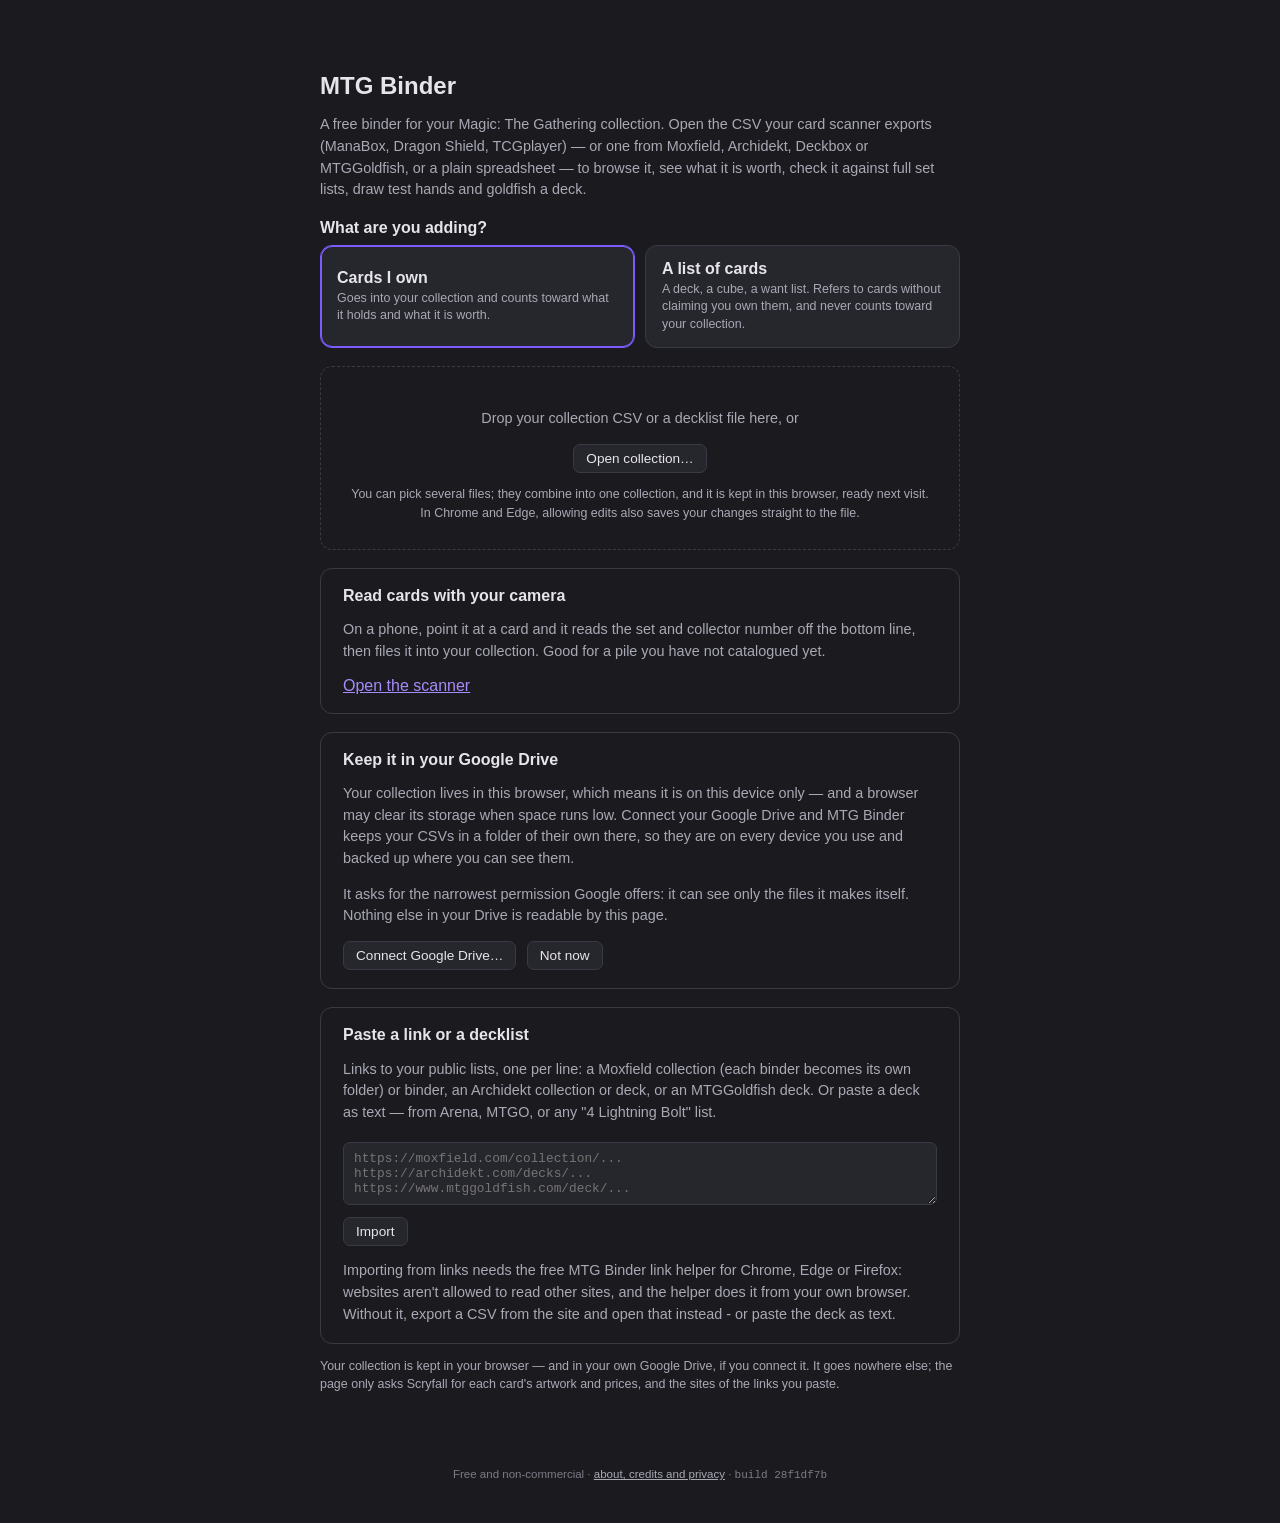
<file: index.html>
<!doctype html>
<html lang="en">
  <head>
    <meta charset="utf-8" />
    <meta name="viewport" content="width=device-width, initial-scale=1" />
    <title>MTG Binder</title>
    <link rel="stylesheet" href="styles.css?v=6c7a79e4" />
    <style>
      /* Only the page shell. Everything about the binder itself - rows, tiles,
         charts, dialogs - comes from styles.css, and so does the palette these
         rules draw on: it used to be declared here because the stylesheet was
         shared with a host that declared its own. */
      :root {
        color-scheme: dark;
      }
      body {
        margin: 0;
        padding: 0;
        background: var(--paper);
        color: var(--ink);
        font-family: -apple-system, BlinkMacSystemFont, "Segoe UI", Roboto, sans-serif;
      }
      #intro {
        max-width: 640px;
        margin: 8vh auto;
        padding: 0 20px;
      }
      #intro h1 {
        font-size: 1.5rem;
        margin: 0 0 6px;
      }
      #intro p {
        color: var(--muted);
        font-size: 0.9rem;
        line-height: 1.5;
      }
      #drop {
        margin-top: 18px;
        padding: 26px;
        border: 1px dashed var(--rule);
        border-radius: 12px;
        text-align: center;
        color: var(--muted);
      }
      #drop.is-over {
        border-color: var(--accent);
        color: var(--ink);
      }
      button {
        background: var(--panel);
        color: var(--ink);
        border: 1px solid var(--rule);
        border-radius: 7px;
        padding: 6px 12px;
        font-size: 0.85rem;
      }
      button {
        cursor: pointer;
      }
      /* Where the collection is kept, and the ways to add to it. */
      #corner {
        flex: none;
        display: flex;
        justify-content: flex-end;
        align-items: center;
        gap: 8px;
        padding: 4px 18px 0;
        font-size: 0.72rem;
        color: var(--faint);
      }
      #corner[hidden] {
        display: none;
      }
      #file-name {
        overflow: hidden;
        text-overflow: ellipsis;
        white-space: nowrap;
      }
      #corner button {
        flex: none;
        font-size: 0.72rem;
        padding: 2px 8px;
      }
      #reconnect {
        border-color: #e0a64a;
      }
      #back {
        margin-bottom: 14px;
      }
      #binder[hidden],
      #intro[hidden],
      #back[hidden] {
        display: none;
      }
      /* The binder fills the whole window. */
      #binder {
        padding: 14px 18px 30px;
      }
      /* Once a collection is open, the window is the frame and only the card
         list scrolls - the same layout the binder has inside its own tab.
         That bound is what lets the list build just the rows on screen:
         without it the list grows to its full height, every row counts as
         visible, and all of them are built on every redraw. */
      body.has-binder {
        height: 100vh;
        height: 100dvh;
        display: flex;
        flex-direction: column;
        overflow: hidden;
      }
      body.has-binder #binder {
        flex: 1 1 auto;
        min-height: 0;
        display: flex;
        flex-direction: column;
        padding-bottom: 0;
      }
      body.has-binder #binder > .mtg-binder-header,
      body.has-binder #binder > .mtg-binder-analytics,
      body.has-binder #binder > .mtg-binder-mode-banner {
        flex: none;
      }
      body.has-binder #binder > .mtg-binder-body {
        flex: 1 1 auto;
        min-height: 0;
      }
      body.has-binder #binder .mtg-binder-scroll {
        min-height: 160px;
        overflow-y: auto;
        overscroll-behavior: contain;
        padding-bottom: 16px;
      }
      body.has-binder #credits {
        flex: none;
        margin: 4px auto 6px;
      }
      #moxfield,
      #scan-way,
      #drive {
        margin-top: 18px;
        padding: 18px 22px;
        border: 1px solid var(--rule);
        border-radius: 12px;
      }
      #moxfield h2,
      #scan-way h2,
      #drive h2 {
        font-size: 1rem;
        margin: 0 0 4px;
      }
      #scan-link {
        color: var(--accent-ink);
      }
      #build {
        font: 11px/1.2 ui-monospace, SFMono-Regular, Menlo, monospace;
        color: var(--faint);
      }
      #kind {
        margin-top: 18px;
      }
      #kind h2 {
        font-size: 1rem;
        margin: 0 0 8px;
      }
      #kind-choices {
        display: grid;
        grid-template-columns: repeat(auto-fit, minmax(230px, 1fr));
        gap: 10px;
      }
      .kind-choice {
        display: block;
        text-align: left;
        padding: 14px 16px;
        border: 1px solid var(--rule);
        border-radius: 12px;
        background: var(--panel);
        color: var(--ink);
        cursor: pointer;
        font: inherit;
      }
      .kind-choice:hover {
        border-color: var(--rule-lit);
      }
      .kind-choice.is-on {
        border-color: var(--accent);
        box-shadow: inset 0 0 0 1px var(--accent);
      }
      .kind-choice strong {
        display: block;
        margin-bottom: 3px;
      }
      .kind-choice span {
        display: block;
        font-size: 0.78rem;
        color: var(--muted);
        line-height: 1.4;
      }
      #drive[hidden] {
        display: none;
      }
      #drive button + button {
        margin-left: 6px;
      }
      #drive-status {
        font-size: 0.78rem;
        margin-bottom: 0;
      }
      #drive-status:empty {
        display: none;
      }
      #mox-links {
        width: 100%;
        box-sizing: border-box;
        margin: 4px 0 8px;
        padding: 8px 10px;
        border-radius: 7px;
        border: 1px solid var(--rule);
        background: var(--panel);
        color: var(--ink);
        font: 0.8rem ui-monospace, SFMono-Regular, Consolas, monospace;
        resize: vertical;
      }
      #mox-links:disabled,
      #mox-import:disabled {
        opacity: 0.55;
        cursor: not-allowed;
      }
      #mox-status {
        white-space: pre-line;
        font-size: 0.78rem;
        margin-bottom: 0;
      }
      /* Credits: small and out of the way, but always on the page. */
      #credits {
        max-width: 760px;
        margin: 24px auto 40px;
        padding: 0 20px;
        font-size: 0.72rem;
        line-height: 1.5;
        color: var(--faint);
        text-align: center;
      }
      #credits a {
        color: var(--muted);
      }
    </style>
  </head>
  <!-- The page is dark; the class is what the stylesheet's dark tunings hang
       off, where a colour needs a different value against a dark ground. -->
  <body class="is-dark">
    <div id="intro">
      <button id="back" hidden>Back to your collection</button>
      <!-- Two screens in one element: what somebody arriving for the first
           time needs to read, and what somebody who already has a collection
           came back for. The second is not a smaller version of the first -
           they already know what this is - so the title and the paragraph
           are swapped rather than trimmed. -->
      <h1 id="intro-title">MTG Binder</h1>
      <p id="intro-pitch">
        A free binder for your Magic: The Gathering collection. Open the CSV
        your card scanner exports (ManaBox, Dragon Shield, TCGplayer) &mdash;
        or one from Moxfield, Archidekt, Deckbox or MTGGoldfish, or a plain
        spreadsheet &mdash; to browse it, see what it is worth, check it
        against full set lists, draw test hands and goldfish a deck.
      </p>
      <!-- Asked before anything is added, not after, and asked large.
           Cards you own and cards you want are different things kept in
           different files, and getting it wrong adds a deck you do not own to
           every total in the app. A file that says for itself that it is a
           list overrules this - a fact in the file beats a button. -->
      <div id="kind">
        <h2>What are you adding?</h2>
        <div id="kind-choices">
          <button id="kind-own" class="kind-choice is-on" aria-pressed="true">
            <strong>Cards I own</strong>
            <span>Goes into your collection and counts toward what it holds and what it is worth.</span>
          </button>
          <button id="kind-list" class="kind-choice" aria-pressed="false">
            <strong>A list of cards</strong>
            <span>A deck, a cube, a want list. Refers to cards without claiming you own them, and never counts toward your collection.</span>
          </button>
        </div>
      </div>
      <div id="drop">
        <p>Drop your collection CSV or a decklist file here, or</p>
        <button id="open">Open collection…</button>
        <p style="font-size: 0.78rem; margin-bottom: 0">
          You can pick several files; they combine into one collection, and
          it is kept in this browser, ready next visit. In Chrome and Edge,
          allowing edits also saves your changes straight to the file.
        </p>
      </div>
      <!-- The scanner had no door. It is a whole page of this app - point a
           camera at a card, it reads the collector line and files it - and
           nothing anywhere linked to it, so the only way in was typing the
           address. Every other way cards get in is on this screen; this is
           one of them. -->
      <div id="scan-way">
        <h2>Read cards with your camera</h2>
        <p>
          On a phone, point it at a card and it reads the set and collector
          number off the bottom line, then files it into your collection.
          Good for a pile you have not catalogued yet.
        </p>
        <a id="scan-link" href="scan.html">Open the scanner</a>
      </div>
      <div id="drive" hidden>
        <h2>Keep it in your Google Drive</h2>
        <p id="drive-why">
          Your collection lives in this browser, which means it is on this
          device only &mdash; and a browser may clear its storage when space
          runs low. Connect your Google Drive and MTG Binder keeps your CSVs
          in a folder of their own there, so they are on every device you use
          and backed up where you can see them.
        </p>
        <p id="drive-scope">
          It asks for the narrowest permission Google offers: it can see only
          the files it makes itself. Nothing else in your Drive is readable by
          this page.
        </p>
        <button id="drive-connect">Connect Google Drive…</button>
        <button id="drive-later">Not now</button>
        <p id="drive-status"></p>
      </div>
      <div id="moxfield">
        <h2>Paste a link or a decklist</h2>
        <p>
          Links to your public lists, one per line: a Moxfield collection
          (each binder becomes its own folder) or binder, an Archidekt
          collection or deck, or an MTGGoldfish deck. Or paste a deck as
          text &mdash; from Arena, MTGO, or any "4 Lightning Bolt" list.
        </p>
        <textarea
          id="mox-links"
          rows="3"
          spellcheck="false"
          placeholder="https://moxfield.com/collection/...&#10;https://archidekt.com/decks/...&#10;https://www.mtggoldfish.com/deck/..."
        ></textarea>
        <button id="mox-import">Import</button>
        <p id="mox-status"></p>
      </div>
      <p style="font-size: 0.78rem">
        Your collection is kept in your browser &mdash; and in your own Google
        Drive, if you connect it. It goes nowhere else; the page only asks
        Scryfall for each card's artwork and prices, and the sites of the links
        you paste.
      </p>
    </div>

    <div id="binder" class="mtg-binder"></div>
    <div id="corner" hidden>
      <span id="file-name"></span>
      <button id="save-file" hidden>Keep in a file…</button>
      <span id="save-time"></span>
      <button id="reconnect" hidden>Reconnect</button>
      <button id="import-more">Add cards…</button>
    </div>

    <footer id="credits">
      Free and non-commercial &middot; <a href="about.html">about, credits and privacy</a>
      <!-- Which build you are actually looking at. A browser serving a cached
           copy looks exactly like one that is up to date, and this is what
           settles which it is - the same stamp the scanning page carries. -->
      &middot; <span id="build">build 28f1df7b</span>
    </footer>

    <script src="app.js?v=ee770f40"></script>
  </body>
</html>
</file>
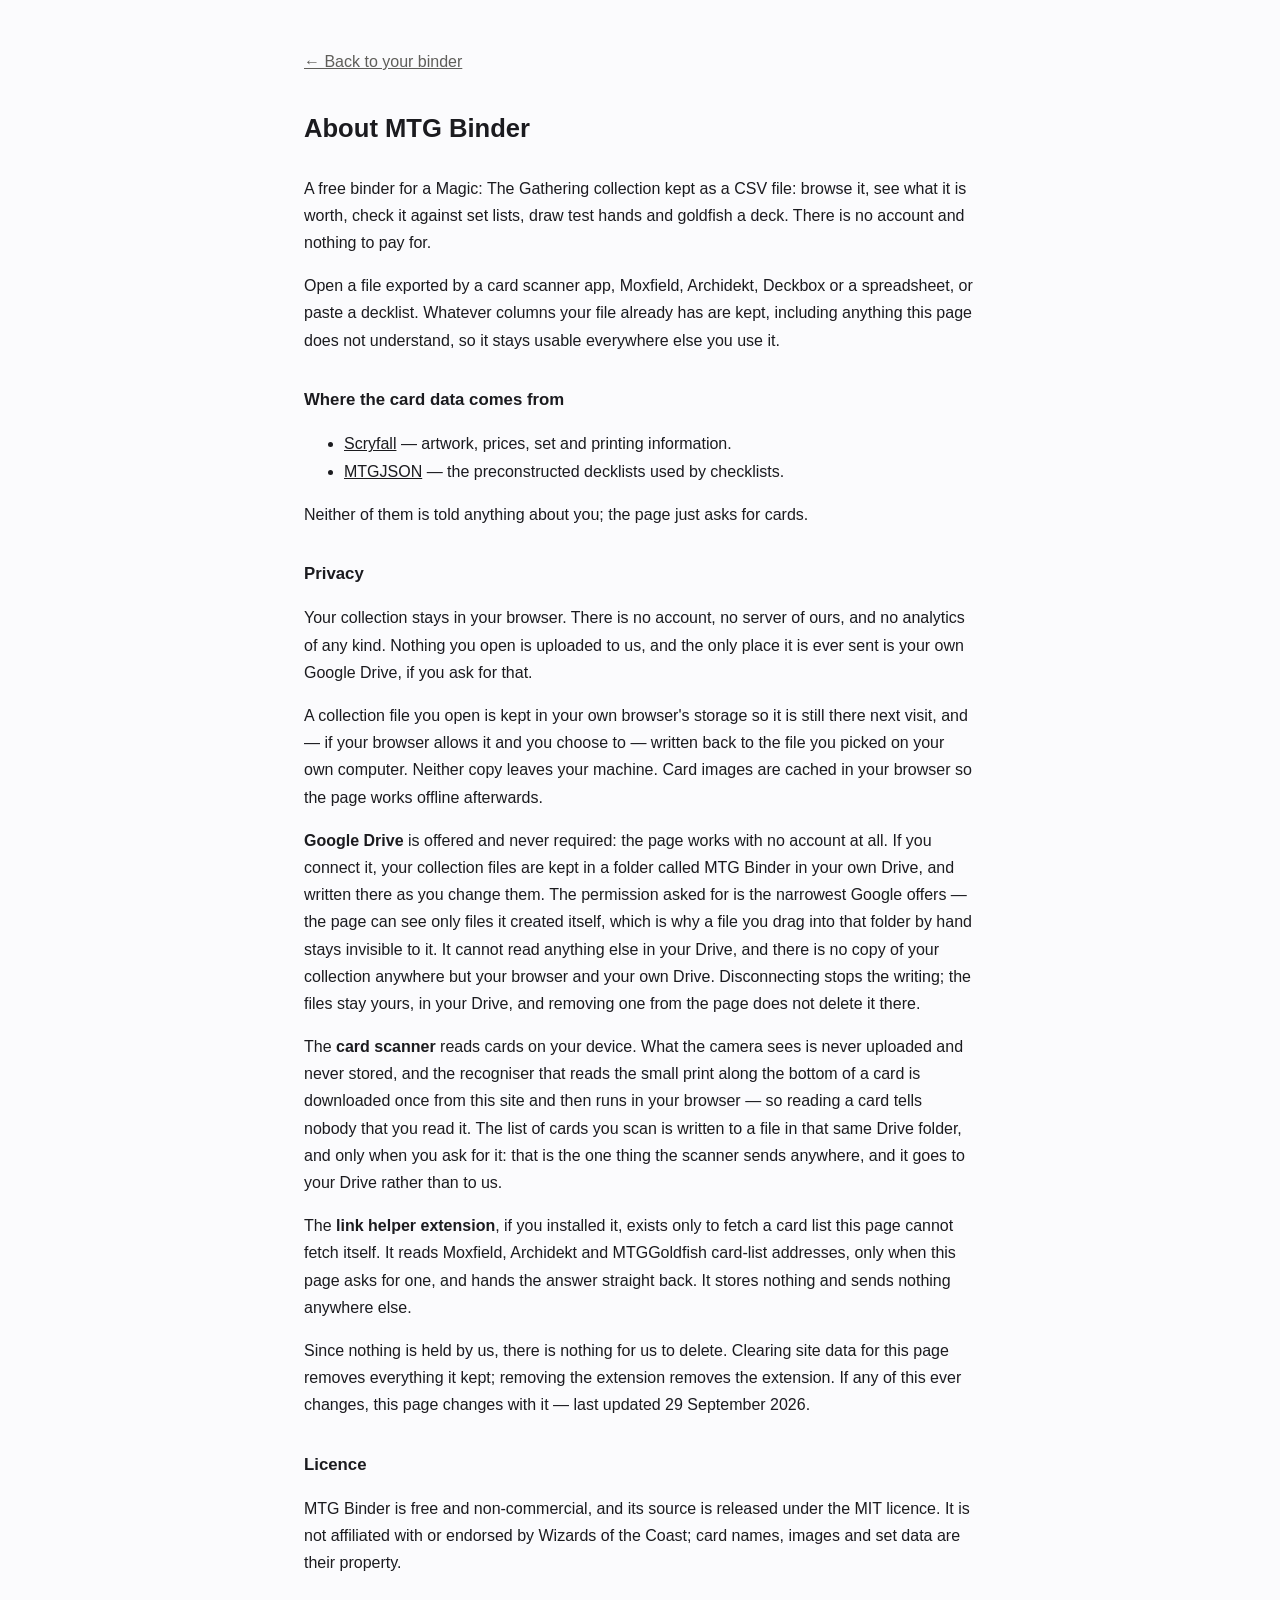
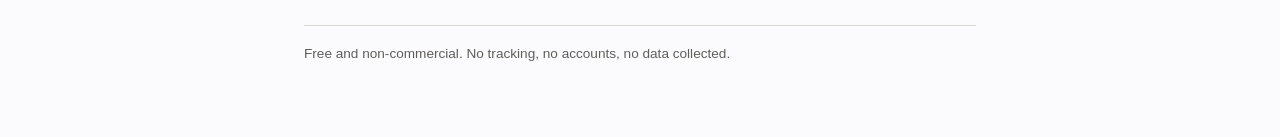
<file: about.html>
<!doctype html>
<html lang="en">
  <head>
    <meta charset="utf-8" />
    <meta name="viewport" content="width=device-width, initial-scale=1" />
    <title>About — MTG Binder</title>
    <meta name="description" content="What MTG Binder is, where its card data comes from, and what happens to yours: nothing leaves your browser." />
    <style>
      :root {
        color-scheme: light dark;
        --ink: #1b1b1f;
        --paper: #fbfbfd;
        --muted: #5f5e5a;
        --rule: #d8d7d2;
      }
      @media (prefers-color-scheme: dark) {
        :root {
          --ink: #e9e8ef;
          --paper: #1b1b1f;
          --muted: #a5a4ad;
          --rule: #34343a;
        }
      }
      body {
        margin: 0 auto;
        padding: 48px 20px 72px;
        max-width: 42rem;
        background: var(--paper);
        color: var(--ink);
        font: 16px/1.7 -apple-system, BlinkMacSystemFont, "Segoe UI", Roboto, Helvetica, Arial, sans-serif;
      }
      h1 { font-size: 1.6rem; margin: 0 0 24px; }
      h2 { font-size: 1.05rem; margin: 32px 0 8px; }
      .back { display: inline-block; margin-bottom: 32px; color: var(--muted); }
      footer { margin-top: 48px; padding-top: 16px; border-top: 1px solid var(--rule); color: var(--muted); font-size: 0.85rem; }
      a { color: inherit; }
    </style>
  </head>
  <body>
    <a class="back" href="./">← Back to your binder</a>

    <h1>About MTG Binder</h1>

    <p>
      A free binder for a Magic: The Gathering collection kept as a CSV file:
      browse it, see what it is worth, check it against set lists, draw test
      hands and goldfish a deck. There is no account and nothing to pay for.
    </p>
    <p>
      Open a file exported by a card scanner app, Moxfield, Archidekt, Deckbox
      or a spreadsheet, or paste a decklist. Whatever columns your file already
      has are kept, including anything this page does not understand, so it
      stays usable everywhere else you use it.
    </p>

    <h2>Where the card data comes from</h2>
    <ul>
      <li><a href="https://scryfall.com">Scryfall</a> — artwork, prices, set and printing information.</li>
      <li><a href="https://mtgjson.com">MTGJSON</a> — the preconstructed decklists used by checklists.</li>
    </ul>
    <p>Neither of them is told anything about you; the page just asks for cards.</p>

    <h2 id="privacy">Privacy</h2>
    <p>
      Your collection stays in your browser. There is no account, no server of
      ours, and no analytics of any kind. Nothing you open is uploaded to us,
      and the only place it is ever sent is your own Google Drive, if you ask
      for that.
    </p>
    <p>
      A collection file you open is kept in your own browser's storage so it is
      still there next visit, and — if your browser allows it and you choose to
      — written back to the file you picked on your own computer. Neither copy
      leaves your machine. Card images are cached in your browser so the page
      works offline afterwards.
    </p>
    <p>
      <strong>Google Drive</strong> is offered and never required: the page
      works with no account at all. If you connect it, your collection files
      are kept in a folder called MTG Binder in your own Drive, and written
      there as you change them. The permission asked for is the narrowest
      Google offers — the page can see only files it created itself, which is
      why a file you drag into that folder by hand stays invisible to it. It
      cannot read anything else in your Drive, and there is no copy of your
      collection anywhere but your browser and your own Drive. Disconnecting
      stops the writing; the files stay yours, in your Drive, and removing one
      from the page does not delete it there.
    </p>
    <p>
      The <strong>card scanner</strong> reads cards on your device. What the
      camera sees is never uploaded and never stored, and the recogniser that
      reads the small print along the bottom of a card is downloaded once from
      this site and then runs in your browser — so reading a card tells nobody
      that you read it. The list of cards you scan is written to a file in that
      same Drive folder, and only when you ask for it: that is the one thing the
      scanner sends anywhere, and it goes to your Drive rather than to us.
    </p>
    <p>
      The <strong>link helper extension</strong>, if you installed it, exists
      only to fetch a card list this page cannot fetch itself. It reads
      Moxfield, Archidekt and MTGGoldfish card-list addresses, only when this
      page asks for one, and hands the answer straight back. It stores nothing
      and sends nothing anywhere else.
    </p>
    <p>
      Since nothing is held by us, there is nothing for us to delete. Clearing
      site data for this page removes everything it kept; removing the
      extension removes the extension. If any of this ever changes, this page
      changes with it — last updated 29 September 2026.
    </p>

    <h2>Licence</h2>
    <p>
      MTG Binder is free and non-commercial, and its source is released under
      the MIT licence. It is not affiliated with or endorsed by Wizards of the
      Coast; card names, images and set data are their property.
    </p>

    <footer>Free and non-commercial. No tracking, no accounts, no data collected.</footer>
  </body>
</html>
</file>
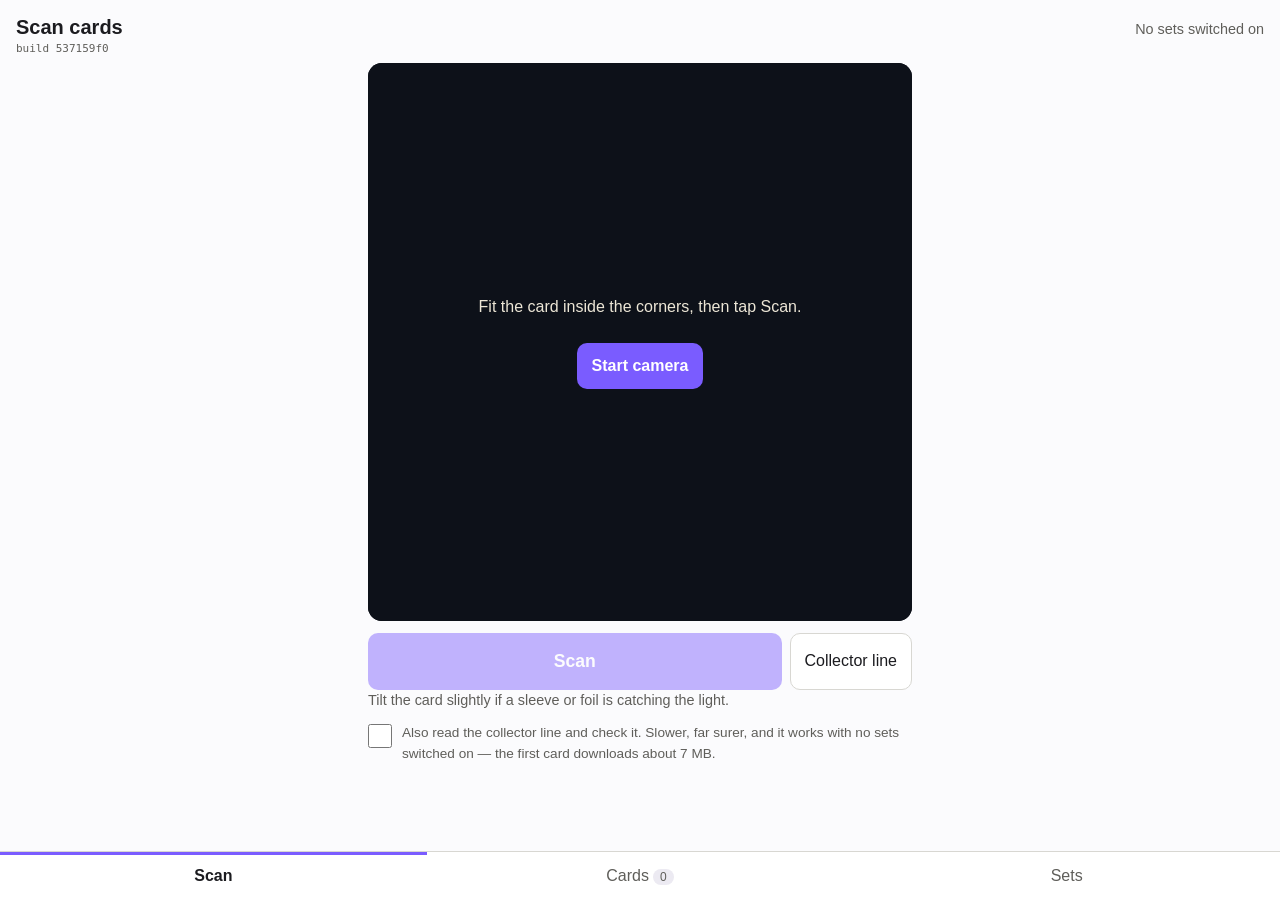
<file: scan.html>
<!doctype html>
<html lang="en">
  <head>
    <meta charset="utf-8" />
    <meta name="viewport" content="width=device-width, initial-scale=1, viewport-fit=cover" />
    <meta name="apple-mobile-web-app-capable" content="yes" />
    <meta name="mobile-web-app-capable" content="yes" />
    <meta name="apple-mobile-web-app-title" content="Scan cards" />
    <meta name="theme-color" content="#1b1b1f" />
    <title>Scan cards — MTG Binder</title>
    <meta name="description" content="Scan cards with your phone's camera into a CSV kept in your own Google Drive." />
    <style>
      :root {
        color-scheme: light dark;
        --ink: #1b1b1f;
        --paper: #fbfbfd;
        --panel: #ffffff;
        --sunk: #eceaf2;
        --muted: #5f5e5a;
        --rule: #d8d7d2;
        --accent: #7a5cff;
        --on-accent: #ffffff;
        --good: #1a7f37;
        --warn: #a15c07;
        --bad: #b42318;
        --stage: #0d1119;
      }
      @media (prefers-color-scheme: dark) {
        :root:not([data-theme="light"]) {
          --ink: #e9e8ef;
          --paper: #1b1b1f;
          --panel: #24242b;
          --sunk: #2c2c34;
          --muted: #a5a4ad;
          --rule: #34343a;
          --accent: #a08cff;
          --on-accent: #1b1b1f;
          --good: #4ac26b;
          --warn: #e3a246;
          --bad: #ff7b72;
          --stage: #0d1119;
        }
      }
      * {
        box-sizing: border-box;
      }
      /* Beats any display a class below sets: a flex row is still flex when
         hidden, so the attribute alone would do nothing. */
      [hidden] {
        display: none !important;
      }
      html,
      body {
        height: 100%;
        margin: 0;
      }
      body {
        display: flex;
        flex-direction: column;
        background: var(--paper);
        color: var(--ink);
        font: 16px/1.5 -apple-system, BlinkMacSystemFont, "Segoe UI", Roboto, Helvetica, Arial, sans-serif;
        -webkit-tap-highlight-color: transparent;
      }
      .stamp {
        display: block;
        font: 11px/1.2 ui-monospace, SFMono-Regular, Menlo, monospace;
        color: var(--muted);
      }
      header {
        display: flex;
        align-items: baseline;
        justify-content: space-between;
        gap: 12px;
        padding: calc(env(safe-area-inset-top, 0px) + 12px) 16px 8px;
      }
      h1 {
        font-size: 1.25rem;
        margin: 0;
      }
      h2 {
        font-size: 1rem;
        margin: 18px 0 8px;
      }
      main {
        flex: 1;
        overflow-y: auto;
        padding: 0 16px 24px;
      }
      .view {
        display: none;
        max-width: 34rem;
        margin: 0 auto;
      }
      .view.on {
        display: block;
      }
      p {
        margin: 0 0 12px;
      }
      .muted {
        color: var(--muted);
        font-size: 0.9rem;
      }
      button {
        font: inherit;
        color: inherit;
        /* 44px is the smallest target a thumb reliably hits. */
        min-height: 44px;
        padding: 10px 14px;
        border: 1px solid var(--rule);
        border-radius: 10px;
        background: var(--panel);
        cursor: pointer;
      }
      button.primary {
        background: var(--accent);
        color: var(--on-accent);
        border-color: transparent;
        font-weight: 600;
      }
      button:disabled {
        opacity: 0.45;
        cursor: default;
      }
      .wide {
        width: 100%;
      }
      .row {
        display: flex;
        gap: 8px;
        flex-wrap: wrap;
      }
      .row > * {
        flex: 1 1 auto;
      }
      .panel {
        background: var(--panel);
        border: 1px solid var(--rule);
        border-radius: 12px;
        padding: 14px;
        margin: 0 0 14px;
      }

      /* The camera */
      .stage {
        position: relative;
        width: 100%;
        /* Replaced with the camera.s own shape once it starts, so the whole
           picture is on screen and what is detected is what is seen. */
        aspect-ratio: 3 / 4;
        max-height: 62vh;
        background: var(--stage);
        border-radius: 14px;
        overflow: hidden;
      }
      .stage video {
        position: absolute;
        inset: 0;
        width: 100%;
        height: 100%;
        /* contain, not cover: cropping the picture to fit the box would hide
           part of what the camera can see, and the card may be in it. */
        object-fit: contain;
      }
      .locked {
        position: absolute;
        inset: 0;
        width: 100%;
        height: 100%;
        pointer-events: none;
        /* No viewBox, so one unit here is one CSS pixel of the stage and the
           corners can be placed in the same coordinates everything else on this
           overlay is measured in. */
      }
      .locked polygon {
        fill: rgba(60, 200, 110, 0.14);
        stroke: var(--good);
        stroke-width: 2;
        stroke-linejoin: round;
      }
      .locked circle {
        fill: var(--good);
        stroke: rgba(0, 0, 0, 0.45);
        stroke-width: 1;
      }
      .guide {
        position: absolute;
        border: 2px dashed var(--accent);
        border-radius: 4px;
        box-shadow: 0 0 0 1px rgba(0, 0, 0, 0.4);
        pointer-events: none;
      }
      .cover {
        position: absolute;
        inset: 0;
        display: flex;
        flex-direction: column;
        align-items: center;
        justify-content: center;
        gap: 12px;
        padding: 24px;
        text-align: center;
        color: #ece6d6;
        background: var(--stage);
      }
      .flash {
        position: absolute;
        inset: 0;
        background: #fff;
        opacity: 0;
        pointer-events: none;
        transition: opacity 0.25s;
      }
      .flash.on {
        opacity: 0.5;
        transition: none;
      }
      #controls {
        margin: 12px 0 0;
      }
      #scan {
        flex: 1 1 auto;
        font-size: 1.1rem;
        padding: 14px;
      }
      #mode {
        flex: 0 0 auto;
      }
      button[aria-pressed="true"] {
        border-color: var(--accent);
        box-shadow: inset 0 0 0 1px var(--accent);
        font-weight: 600;
      }

      /* Reading the collector line instead of the artwork */
      .strip figure {
        margin: 0 0 10px;
      }
      .strip canvas {
        display: block;
        width: 100%;
        height: auto;
        /* Left to the browser on purpose. Drawing true pixels would be the
           honest thing if the canvas were always magnified on its way to the
           screen, but it is fitted to the panel's width and so is reduced as
           often as enlarged - and nearest-neighbour on the way down drops rows
           of a strip only a few rows tall. Smoothing cannot invent letters, so
           it cannot flatter the crop; the pixel counts below say what is
           really there. */
        border-radius: 4px;
        background: var(--sunk);
      }
      .strip figcaption {
        font-size: 0.72rem;
        color: var(--muted);
        margin-top: 4px;
      }
      .hope.promising {
        color: var(--good);
      }
      .hope.marginal {
        color: var(--warn);
      }
      .hope.hopeless {
        color: var(--bad);
      }

      /* What it thinks it saw */
      .found {
        margin-top: 14px;
      }
      .side {
        display: flex;
        gap: 10px;
        margin-bottom: 10px;
      }
      .side figure {
        flex: 1 1 0;
        margin: 0;
        min-width: 0;
      }
      .side canvas,
      .side img {
        display: block;
        width: 100%;
        /* A card's shape, not the fingerprint's. What is stored is 32 pixels
           square, so a 63:88 card is squashed into it - every reference the
           same way, which is why matching does not care. An eye does, so it
           is stretched back here, where the only job is judging the crop. */
        aspect-ratio: 63 / 88;
        border-radius: 5px;
        background: var(--sunk);
        object-fit: cover;
      }
      .side canvas {
        /* Drawn at the size the camera was cropped to, not the size a
           fingerprint is reduced to: judging a crop needs resolution and
           matching does not. */
      }
      .side figcaption {
        font-size: 0.72rem;
        color: var(--muted);
        text-align: center;
        margin-top: 4px;
      }
      .foundName {
        font-size: 1.15rem;
        font-weight: 600;
        line-height: 1.2;
      }
      .sure {
        display: inline-block;
        font-size: 0.78rem;
        font-weight: 600;
        padding: 2px 8px;
        border-radius: 99px;
        background: var(--sunk);
        margin-top: 6px;
      }
      .sure.strong {
        color: var(--good);
      }
      .sure.possible {
        color: var(--warn);
      }
      .sure.weak {
        color: var(--bad);
      }
      .sure.confirmed {
        color: var(--good);
      }
      .sure.disputed {
        color: var(--warn);
      }
      #crossSeen {
        margin-top: 12px;
        border-top: 1px solid var(--rule);
        padding-top: 10px;
      }
      #crossStrip {
        display: block;
        width: 100%;
        height: auto;
        border-radius: 4px;
        background: var(--sunk);
      }
      #crossText {
        margin: 6px 0 0;
      }
      .check {
        display: flex;
        align-items: flex-start;
        gap: 10px;
        margin: 12px 0 0;
        font-size: 0.85rem;
        color: var(--muted);
        cursor: pointer;
      }
      .check .switch {
        margin: 1px 0 0;
      }
      .others {
        display: flex;
        gap: 8px;
        overflow-x: auto;
        margin-top: 10px;
        padding-bottom: 4px;
      }
      .others button {
        flex: 0 0 auto;
        width: 74px;
        padding: 4px;
        min-height: 0;
        font-size: 0.72rem;
      }
      .others img {
        width: 100%;
        border-radius: 4px;
        display: block;
      }

      /* Lists */
      ul {
        list-style: none;
        margin: 0;
        padding: 0;
      }
      li {
        display: flex;
        align-items: center;
        gap: 10px;
        padding: 10px 0;
        border-bottom: 1px solid var(--rule);
      }
      li img {
        width: 38px;
        border-radius: 3px;
      }
      .what {
        flex: 1;
        min-width: 0;
      }
      .what b {
        display: block;
        font-weight: 600;
        white-space: nowrap;
        overflow: hidden;
        text-overflow: ellipsis;
      }
      .what span {
        font-size: 0.8rem;
        color: var(--muted);
      }
      .count {
        display: flex;
        align-items: center;
        gap: 6px;
      }
      .count button {
        width: 38px;
        min-height: 38px;
        padding: 0;
        font-weight: 700;
      }
      .count output {
        min-width: 20px;
        text-align: center;
        font-weight: 600;
      }
      .none {
        padding: 24px 4px;
        text-align: center;
        color: var(--muted);
      }
      .switch {
        width: 24px;
        height: 24px;
        accent-color: var(--accent);
        flex: 0 0 auto;
      }
      input[type="text"] {
        font: inherit;
        color: inherit;
        flex: 1 1 auto;
        min-width: 0;
        padding: 10px 12px;
        border: 1px solid var(--rule);
        border-radius: 10px;
        background: var(--panel);
        text-transform: lowercase;
      }
      .bar {
        height: 8px;
        background: var(--sunk);
        border-radius: 99px;
        overflow: hidden;
        margin: 10px 0 6px;
      }
      .bar div {
        height: 100%;
        width: 0;
        background: var(--accent);
        transition: width 0.2s;
      }
      .who {
        font-weight: 600;
        word-break: break-all;
      }
      #readText {
        font: 13px/1.4 ui-monospace, SFMono-Regular, Menlo, monospace;
        background: var(--sunk);
        border-radius: 8px;
        padding: 8px 10px;
        margin: 8px 0;
        white-space: pre-wrap;
        word-break: break-word;
      }
      #readText:empty {
        display: none;
      }
      #log {
        font: 12px/1.5 ui-monospace, SFMono-Regular, Menlo, monospace;
        background: var(--sunk);
        border-radius: 10px;
        padding: 10px;
        margin: 10px 0 0;
        white-space: pre-wrap;
        word-break: break-word;
        max-height: 30vh;
        overflow-y: auto;
      }
      .ok {
        color: var(--good);
      }
      .bad {
        color: var(--bad);
      }

      nav {
        display: flex;
        background: var(--panel);
        border-top: 1px solid var(--rule);
        padding-bottom: env(safe-area-inset-bottom, 0px);
      }
      nav button {
        flex: 1;
        border: 0;
        border-radius: 0;
        background: none;
        color: var(--muted);
        padding: 12px 0;
      }
      nav button[aria-selected="true"] {
        color: var(--ink);
        font-weight: 600;
        box-shadow: inset 0 3px 0 var(--accent);
      }
      nav .tally {
        font-size: 0.75rem;
        background: var(--sunk);
        border-radius: 99px;
        padding: 1px 7px;
        margin-left: 4px;
      }
      @media (prefers-reduced-motion: reduce) {
        * {
          transition: none !important;
        }
      }
    </style>
  </head>
  <body>
    <header>
      <div>
        <h1>Scan cards</h1>
        <!-- In the header, not buried below a log: the whole point of it is
             being readable at a glance when a page looks unchanged. -->
        <span class="stamp" id="build">build 537159f0</span>
      </div>
      <span class="muted" id="ready"></span>
    </header>

    <main>
      <section class="view on" id="view-scan">
        <div class="stage" id="stage">
          <video id="video" playsinline muted autoplay></video>
          <!-- Drawn around the card wherever it is, and at whatever angle it
               is lying. Four corners rather than a rectangle: a rectangle is
               always card-shaped whatever the camera understood, so it cannot
               look wrong even when it is. -->
          <svg class="locked" id="locked" hidden>
            <polygon id="lockedShape"></polygon>
            <circle r="4"></circle>
            <circle r="4"></circle>
            <circle r="4"></circle>
            <circle r="4"></circle>
          </svg>
          <!-- And, when the small print is what is being read, drawn where the
               small print should go. A guide rather than a found outline
               because a card close enough to read has no edges in the frame
               left to find. -->
          <div class="guide" id="guide" hidden></div>
          <div class="flash" id="flash"></div>
          <div class="cover" id="cover">
            <p id="coverMsg">Fit the card inside the corners, then tap Scan.</p>
            <button class="primary" id="startCamera">Start camera</button>
          </div>
        </div>
        <div class="row" id="controls">
          <button class="primary" id="scan" disabled>Scan</button>
          <!-- A mode rather than an extra panel: matching artwork and reading
               the small print want the card at different distances, so doing
               both at once would do neither well. -->
          <button id="mode" aria-pressed="false">Collector line</button>
        </div>
        <p class="muted" id="scanHint">Tilt the card slightly if a sleeve or foil is catching the light.</p>
        <!-- Two ways of naming the same printing, which fail in opposite
             directions: the artwork always answers and is sometimes
             confidently wrong, the printed line usually declines but is
             checked against Scryfall before it speaks. -->
        <label class="check">
          <input type="checkbox" class="switch" id="cross" />
          <span>Also read the collector line and check it. Slower, far surer, and it works with no sets switched on — the first card downloads about 7 MB.</span>
        </label>

        <!-- Shown instead of a match while the collector line is what is being
             read. There is no recogniser behind it yet, on purpose: whether
             there are enough pixels in this strip to read is the thing to
             settle first, and a person looking at it settles it. -->
        <div class="panel strip" id="strip" hidden>
          <figure>
            <canvas id="stripLift"></canvas>
            <figcaption>contrast lifted — what the recogniser is handed</figcaption>
          </figure>
          <figure>
            <canvas id="stripInk"></canvas>
            <figcaption>ink and paper — how the line was found, not how it is read</figcaption>
          </figure>
          <div class="sure hope" id="stripHope"></div>
          <div class="muted" id="stripMeta"></div>
          <div class="row" style="margin-top: 12px">
            <button class="primary" id="readLine">Read it</button>
          </div>

          <div id="read" hidden>
            <p class="muted" id="readStatus"></p>
            <!-- What it read, before anything is made of it. A wrong answer is
                 worth seeing as the recogniser gave it, not as this page's
                 guess at what it meant. -->
            <pre id="readText"></pre>
            <div class="foundName" id="readName"></div>
            <div class="muted" id="readMeta"></div>
            <!-- The same question as on a matched card, for the same reason:
                 the printed line does not say which finish was printed either. -->
            <div class="row" id="readFoil" style="margin-top: 10px" hidden>
              <button data-foil aria-pressed="false">Foil</button>
              <span class="muted" data-foil-note>tap before adding, if this one is foil</span>
            </div>
            <div class="row" style="margin-top: 10px">
              <button class="primary" id="readKeep" hidden>Add to list</button>
            </div>
          </div>
        </div>

        <div class="panel found" id="found" hidden>
          <!-- The camera's view beside the card it was matched to, the same
               size and the same way up. A crop that is off is then something
               to see at a glance rather than deduce from wrong answers. -->
          <div class="side">
            <figure>
              <canvas id="saw" width="32" height="32"></canvas>
              <figcaption>what the camera saw</figcaption>
            </figure>
            <figure>
              <img id="foundImage" alt="" />
              <figcaption>what it matched</figcaption>
            </figure>
          </div>
          <div class="foundName" id="foundName"></div>
          <div class="muted" id="foundMeta"></div>
          <span class="sure" id="foundSure"></span>
          <!-- Said back after it is added, so the one thing on the row that no
               picture could have told us is confirmed rather than assumed. -->
          <span class="sure strong" id="foundMark" hidden>Foil</span>
          <!-- A camera cannot see a foil: it is the same artwork under a
               different finish. So it is asked at the moment the card is in
               the hand and being looked at, and it goes back off for the next
               one - most cards are not foil, so the default should be right
               without anybody touching it. -->
          <div class="row" id="foundFoil" style="margin-top: 10px">
            <button data-foil aria-pressed="false">Foil</button>
            <span class="muted" data-foil-note>tap before adding, if this one is foil</span>
          </div>
          <div class="row" style="margin-top: 10px">
            <button class="primary" id="keep">Add to list</button>
            <button id="skip">Skip</button>
          </div>
          <p class="muted" style="margin: 10px 0 0">Not it? Tap the right card:</p>
          <div class="others" id="others"></div>

          <!-- What the card's own printed line said, shown whether or not it
               worked. A check that fails silently cannot be told apart from one
               that is not running at all, which is how a whole feature sits
               there doing nothing and nobody notices. -->
          <div id="crossSeen" hidden>
            <canvas id="crossStrip"></canvas>
            <p class="muted" id="crossText"></p>
          </div>
        </div>
      </section>

      <section class="view" id="view-cards">
        <h2>Scanned</h2>
        <p class="muted">
          A list waiting to be written out, not a collection. Saving replaces
          <b id="fileName">the file</b> in your Drive with what is here.
        </p>
        <div class="row">
          <button class="primary" id="save">Save to Drive</button>
          <button id="clear">Clear list</button>
        </div>
        <ul id="cardList"></ul>
      </section>

      <section class="view" id="view-sets">
        <h2>Google Drive</h2>
        <div class="panel">
          <p id="account" class="muted">Not connected.</p>
          <div class="row">
            <button class="primary" id="connect">Connect</button>
            <button id="disconnect" hidden>Disconnect</button>
          </div>
        </div>

        <h2>Sets to match against</h2>
        <p class="muted">
          Switch off everything you are not sorting. A card that is not in the
          list cannot be mistaken for the one in your hand, so fewer sets means
          fewer wrong guesses — not just a shorter wait.
        </p>
        <div class="row">
          <input type="text" id="setCode" placeholder="Set code, like fj25" autocapitalize="none" autocorrect="off" spellcheck="false" maxlength="8" />
          <button class="primary" id="addSet" style="flex: 0 0 auto">Add</button>
        </div>
        <div id="progress" hidden>
          <div class="bar"><div id="bar"></div></div>
          <p class="muted" id="progressText"></p>
        </div>
        <ul id="setList"></ul>

        <h2>What happened</h2>
        <pre id="log">Ready.</pre>
        <p class="muted" style="margin-top: 14px">
          <a href="./">Open the full binder</a> — best on a computer for now ·
          <a href="about.html#privacy">privacy</a>
        </p>
      </section>
    </main>

    <nav role="tablist">
      <button role="tab" aria-selected="true" data-view="scan">Scan</button>
      <button role="tab" aria-selected="false" data-view="cards">Cards<span class="tally" id="tally">0</span></button>
      <button role="tab" aria-selected="false" data-view="sets">Sets</button>
    </nav>
    <script src="scan.js?v=537159f0"></script>
  </body>
</html>
</file>
<file: styles.css>
:root{--paper: #1b1b1f;--sunk: #202026;--panel: #26262d;--rule: #3a3a44;--rule-lit: #4c4c58;--hover: rgba(255, 255, 255, .06);--hover-bad: rgba(224, 82, 82, .14);--ink: #e6e6ea;--muted: #a9a9b6;--faint: #7b7b88;--accent: #7c5cff;--accent-ink: #a78bfa;--on-accent: #ffffff;--good: #5fd49a;--warn: #e0a64a;--bad: #e05252;--ui-small: .82rem;--ui-smaller: .75rem;--mono: ui-monospace, SFMono-Regular, Menlo, Consolas, monospace}.mtg-binder{padding:4px 0;position:relative;isolation:isolate;--mtg-c-w: #d2b353;--mtg-c-u: #3d86cc;--mtg-c-b: #6f5a7e;--mtg-c-r: #d4553a;--mtg-c-g: #3d9658;--mtg-c-colorless: #8e99a4;--mtg-c-land: #a9844f}.is-dark.mtg-binder{--mtg-c-w: #eadba0;--mtg-c-u: #5fa6e6;--mtg-c-b: #a58fb5;--mtg-c-r: #ec7556;--mtg-c-g: #5fba78;--mtg-c-colorless: #aab4bd;--mtg-c-land: #c6a473}.mtg-binder-header{position:relative}.mtg-binder-hero-art{display:none;position:absolute;left:50%;top:50%;transform:translate(-50%,-50%);width:min(620px,52%);height:calc(100% + 26px);z-index:-1;background-size:auto 185%;background-position:center 32%;background-repeat:no-repeat;filter:blur(1.5px) saturate(1.15);opacity:.26;mask-image:radial-gradient(ellipse 62% 74% at center,rgba(0,0,0,1) 45%,transparent 100%);-webkit-mask-image:radial-gradient(ellipse 62% 74% at center,rgba(0,0,0,1) 45%,transparent 100%);pointer-events:none}.mtg-binder-hero-art.is-visible{display:block}.is-dark.mtg-binder-hero-art{opacity:.36}.mtg-binder.has-art-colors .mtg-binder-header:before{content:"";position:absolute;inset:-8px -12px;z-index:-1;background-image:radial-gradient(70% 150% at 0% 40%,var(--mtg-art-a),transparent 72%),radial-gradient(70% 150% at 100% 60%,var(--mtg-art-b),transparent 72%),radial-gradient(50% 120% at 50% 0%,var(--mtg-art-c),transparent 80%);opacity:.2;pointer-events:none}.is-dark.mtg-binder.has-art-colors .mtg-binder-header:before{opacity:.28}.mtg-binder.has-set-symbol:after{content:"";position:absolute;top:50%;left:50%;transform:translate(-50%,-50%);width:300px;height:300px;z-index:-1;background-color:var(--ink);mask-image:var(--mtg-set-symbol);mask-size:contain;mask-repeat:no-repeat;mask-position:center;-webkit-mask-image:var(--mtg-set-symbol);-webkit-mask-size:contain;-webkit-mask-repeat:no-repeat;-webkit-mask-position:center;opacity:.07;pointer-events:none}.mtg-binder-tab.view-content{display:flex;flex-direction:column;overflow:hidden;padding-bottom:0}.mtg-binder-tab>.mtg-binder{flex:1 1 auto;min-height:0;display:flex;flex-direction:column;padding-bottom:0}.mtg-binder-tab .mtg-binder-header,.mtg-binder-tab .mtg-binder-analytics,.mtg-binder-tab .mtg-binder-mode-banner{flex:none}.mtg-binder-tab .mtg-binder-body{flex:1 1 auto;min-height:0}.mtg-binder-tab .mtg-binder-scroll{min-height:160px;overflow-y:auto;overscroll-behavior:contain;padding-bottom:16px}.mtg-binder-tab .mtg-binder-listhead{position:sticky;top:0;z-index:2;background:var(--paper)}.mtg-binder-tab .mtg-binder-list .mtg-binder-row{box-sizing:border-box;height:calc(2.6rem + 16px);overflow:hidden}.mtg-binder-tab .mtg-binder-list .mtg-binder-name{white-space:nowrap;overflow:hidden;text-overflow:ellipsis}.mtg-binder-tab .mtg-binder-list .mtg-binder-actions{flex-wrap:nowrap}.mtg-binder-list.mtg-binder-virtual{position:relative}.mtg-binder-list.mtg-binder-virtual>.mtg-binder-vitem{position:absolute;left:0;right:0;margin:0}.mtg-binder .mtg-binder-tile{box-sizing:border-box;aspect-ratio:63 / 88}.mtg-binder .mtg-binder-tile img{height:100%;object-fit:cover}.mtg-binder .mtg-binder-tile-placeholder{height:100%;aspect-ratio:auto}.mtg-binder-vtilerow{display:grid;grid-template-columns:repeat(var(--mtg-binder-cols, 6),minmax(0,1fr));gap:14px}.mtg-binder-vheading{box-sizing:border-box;display:flex;align-items:flex-end;height:2.6rem;padding-bottom:4px;border-bottom:1px solid var(--rule);font-size:.82rem;font-weight:700;color:var(--muted);text-transform:uppercase;letter-spacing:.04em}@media(prefers-reduced-motion:reduce){.mtg-binder-preview.is-foil:after,.mtg-binder-lightbox-card.is-foil:after,.mtg-binder-hand-card.is-foil:after,.mtg-binder-foil-badge{animation:none}}.mtg-binder-preview{position:fixed;width:244px;pointer-events:none;opacity:0;visibility:hidden;transition:opacity 90ms ease;z-index:60;border-radius:4.5%;overflow:hidden;filter:drop-shadow(0 6px 18px rgba(0,0,0,.45))}.modal.mtg-binder-lightbox{background:transparent;border:none;box-shadow:none;padding:0;width:auto;min-width:0;max-width:none;cursor:zoom-out}.modal.mtg-binder-lightbox .modal-close-button{display:none}.mtg-binder-lightbox .modal-content{display:flex;flex-direction:column;align-items:center;gap:10px}.mtg-binder-lightbox-card{position:relative;height:min(82vh,936px,calc(92vw * 88 / 63));aspect-ratio:63 / 88;border-radius:4.5%;overflow:hidden;box-shadow:0 14px 44px #0000008c}.mtg-binder-lightbox-card img{display:block;width:100%;height:100%;object-fit:cover}.mtg-binder-lightbox-caption{font-size:.8rem;color:var(--ink);background:var(--paper);border:1px solid var(--rule);border-radius:999px;padding:3px 12px}.mtg-binder-preview.is-large{width:320px}.mtg-binder-preview.is-visible{opacity:1;visibility:visible}.mtg-binder-preview img{width:100%;border-radius:4.5%;display:block}.mtg-binder-preview.is-foil:after,.mtg-binder-lightbox-card.is-foil:after{content:"";position:absolute;inset:0;background:linear-gradient(120deg,transparent 12%,rgba(255,255,255,.5) 24%,rgba(255,90,190,.4) 34%,rgba(90,190,255,.4) 45%,rgba(255,225,90,.35) 56%,rgba(120,255,170,.35) 66%,transparent 80%);background-size:240% 240%;mix-blend-mode:overlay;animation:mtg-foil-sweep 2.4s ease-in-out infinite}@keyframes mtg-foil-sweep{0%{background-position:0% 0%}50%{background-position:100% 100%}to{background-position:0% 0%}}.mtg-binder-set-strip{position:absolute;left:50%;top:50%;transform:translate(-50%,-50%);display:flex;align-items:center;gap:16px;z-index:-1;opacity:.2;pointer-events:none}.mtg-binder-set-sym{background-color:var(--ink);mask-size:contain;mask-repeat:no-repeat;mask-position:center;-webkit-mask-size:contain;-webkit-mask-repeat:no-repeat;-webkit-mask-position:center}.mtg-binder-title-row{position:relative;display:flex;align-items:center;flex-wrap:wrap;gap:6px 14px;margin-bottom:10px}.mtg-binder-title{margin:0;font-size:1.25rem}.mtg-binder-title-actions{margin-left:auto;display:flex;gap:8px}.mtg-binder-more-btn{position:relative;min-width:34px;font-size:1.1rem;line-height:1}.mtg-binder-more-btn.has-ignored:after{content:"";position:absolute;top:5px;right:6px;width:6px;height:6px;border-radius:50%;background:var(--accent-ink)}.mtg-binder-stats{display:flex;gap:6px;flex-wrap:wrap;align-items:baseline}.mtg-binder-stat{display:flex;align-items:baseline;gap:5px;background:var(--panel);border:1px solid var(--rule);border-radius:999px;padding:2px 10px}.mtg-binder-stat.accent{background:var(--accent)}.mtg-binder-stat.accent .mtg-binder-stat-num,.mtg-binder-stat.accent .mtg-binder-stat-label{color:var(--on-accent)}.mtg-binder-stat-num{font-weight:700;font-size:.92rem;font-variant-numeric:tabular-nums}.mtg-binder-stat-label{font-size:.68rem;text-transform:lowercase;letter-spacing:.02em;color:var(--faint)}.mtg-binder-controls{display:flex;gap:8px;flex-wrap:wrap;margin-bottom:8px}.mtg-binder-search{flex:1 1 220px}.mtg-binder-folder{flex:0 1 180px}.mtg-binder-view-toggle{display:flex;border:1px solid var(--rule);border-radius:7px;overflow:hidden}.mtg-binder-view-btn{background:var(--panel);color:var(--muted);border:none;border-right:1px solid var(--rule);padding:0 11px;font-size:1rem;line-height:1;cursor:pointer}.mtg-binder-view-btn:last-child{border-right:none}.mtg-binder-view-btn:disabled{opacity:.4;cursor:not-allowed}.mtg-binder-size-toggle button{font-weight:700;min-width:30px}.mtg-binder-view-btn[aria-pressed=true]{background:var(--accent);color:var(--on-accent)}.mtg-binder-listhead.is-hidden{visibility:hidden;height:0;padding:0;overflow:hidden}.mtg-binder-gallery{display:grid;grid-template-columns:repeat(auto-fill,minmax(var(--mtg-tile-min, 130px),1fr));gap:14px}.mtg-binder-tile{position:relative;cursor:pointer;border-radius:4.5%;overflow:hidden;background:var(--panel);border:1px solid var(--rule);transition:transform 90ms ease}.mtg-binder-tile:hover{transform:translateY(-2px)}.mtg-binder-tile img{width:100%;display:block;border-radius:4.5%}.mtg-binder-tile-placeholder{aspect-ratio:63 / 88;display:flex;align-items:center;justify-content:center;text-align:center;font-size:.78rem;padding:10px;color:var(--faint)}.mtg-binder-tile-qty{position:absolute;bottom:4px;right:5px;background:#000000b8;color:#fff;font-size:.72rem;font-weight:700;padding:1px 6px;border-radius:999px}.mtg-binder-tile-foil{position:absolute;top:4px;left:5px;font-size:.8rem;filter:drop-shadow(0 0 2px rgba(0,0,0,.7))}.mtg-binder-stack-section{margin-bottom:10px}.mtg-binder-stack-heading{font-size:.82rem;font-weight:700;color:var(--muted);text-transform:uppercase;letter-spacing:.04em;margin:14px 0 6px;padding-bottom:4px;border-bottom:1px solid var(--rule)}.mtg-binder-stack-section:first-child .mtg-binder-stack-heading{margin-top:0}.modal.mtg-binder-merge{width:min(780px,92vw)}.mtg-binder-merge-body{max-height:58vh;overflow-y:auto;display:flex;flex-direction:column;gap:16px;padding-right:4px}.mtg-binder-merge-head{display:flex;align-items:center;gap:8px}.mtg-binder-merge-title{font-weight:700}.mtg-binder-merge-desc{font-size:.78rem;color:var(--faint);margin:2px 0 6px 26px}.mtg-binder-merge-line{display:grid;grid-template-columns:18px 44px minmax(0,1fr) auto;align-items:center;gap:8px;padding:4px 6px;border-radius:5px;cursor:pointer}.mtg-binder-merge-line:hover{background:var(--hover)}.mtg-binder-merge-qty{font-weight:700;font-variant-numeric:tabular-nums;text-align:right}.mtg-binder-merge-qty.is-add{color:var(--good)}.mtg-binder-merge-qty.is-remove{color:var(--bad)}.mtg-binder-merge-name{overflow:hidden;text-overflow:ellipsis;white-space:nowrap}.mtg-binder-merge-meta{font-size:.76rem;color:var(--muted);white-space:nowrap}.mtg-binder-files{display:flex;flex-direction:column;gap:8px}.mtg-binder-file{border:1px solid var(--rule);border-radius:7px;padding:8px 12px;background:var(--panel)}.mtg-binder-file.is-skipped{opacity:.7;border-style:dashed}.mtg-binder-file.is-ignored{background:transparent}.mtg-binder-file.is-warn{border-color:var(--warn, #e0a64a)}.mtg-binder-file.is-warn .mtg-binder-file-path{color:var(--warn, #e0a64a)}.mtg-binder-file.is-ignored .mtg-binder-file-name,.mtg-binder-file.is-ignored .mtg-binder-file-path,.mtg-binder-file.is-ignored .mtg-binder-file-detail{opacity:.6}.mtg-binder-file-tag.is-muted{color:var(--faint)}.mtg-binder-file-only{margin-left:auto;font-size:.76rem;padding:2px 10px}.mtg-binder-file-top{display:flex;align-items:baseline;gap:8px;flex-wrap:wrap}.mtg-binder-file-name{font-weight:600;word-break:break-all}.mtg-binder-file-tag{font-size:.68rem;font-weight:700;text-transform:uppercase;letter-spacing:.04em;color:var(--accent-ink)}.mtg-binder-file-path,.mtg-binder-file-detail{font-size:.78rem;color:var(--muted);word-break:break-all}.mtg-binder-file-detail{margin-top:2px;color:var(--faint);font-variant-numeric:tabular-nums}.mtg-binder-space-fold{margin-top:18px;border-top:1px solid var(--rule);padding-top:12px}.mtg-binder-space-fold>summary{cursor:pointer;color:var(--muted);font-size:var(--ui-small);user-select:none}.mtg-binder-space-fold>summary:hover{color:var(--ink)}.mtg-binder-space-fold[open]>summary{margin-bottom:12px}.mtg-binder-space-head{display:flex;align-items:baseline;gap:10px;flex-wrap:wrap;margin-bottom:12px}.mtg-binder-space-total{font-size:1.8rem;font-weight:600;letter-spacing:-.02em;font-variant-numeric:tabular-nums}.mtg-binder-space-note{font-size:.82rem;color:var(--muted)}.mtg-binder-space-note.is-over{color:var(--warn, #e0a64a)}.mtg-binder-space-bar{display:flex;gap:2px;height:12px;border-radius:99px;overflow:hidden;background:var(--paper)}.mtg-binder-space-seg{flex-basis:0}.mtg-binder-space-seg.is-sets,.mtg-binder-space-dot.is-sets{background:var(--accent)}.mtg-binder-space-seg.is-cards,.mtg-binder-space-dot.is-cards{background:var(--accent-ink)}.mtg-binder-space-seg.is-versions,.mtg-binder-space-dot.is-versions{background:var(--good, #5fd49a)}.mtg-binder-space-seg.is-collections,.mtg-binder-space-dot.is-collections{background:var(--warn, #e0a64a)}.mtg-binder-space-list{margin:16px 0 4px}.mtg-binder-space-row{display:flex;align-items:center;gap:11px;padding:10px 0;border-bottom:1px solid var(--rule)}.mtg-binder-space-dot{flex:0 0 auto;width:9px;height:9px;border-radius:3px}.mtg-binder-space-what{flex:1 1 auto;min-width:0}.mtg-binder-space-label{font-weight:600;font-size:.9rem}.mtg-binder-space-detail{font-size:.78rem;color:var(--muted);margin-top:2px}.mtg-binder-space-size{flex:0 0 auto;min-width:68px;text-align:right;font-variant-numeric:tabular-nums}.mtg-binder-space-keep{flex:0 0 auto;min-width:62px;text-align:right;font-size:.76rem;color:var(--faint)}.mtg-binder-space-row .mtg-binder-file-only{margin-left:0;min-width:62px}.mtg-binder-space-foot{display:flex;align-items:center;gap:8px;flex-wrap:wrap;margin-top:14px;padding-top:14px;border-top:1px solid var(--rule);font-size:.86rem}.mtg-binder-space-limit{width:72px;font-variant-numeric:tabular-nums}.mtg-binder-file-history{margin-top:8px}.mtg-binder-file-history>summary{cursor:pointer;font-size:.76rem;color:var(--muted);list-style-position:outside}.mtg-binder-file-history>summary:hover{color:var(--ink)}.mtg-binder-version{display:flex;align-items:baseline;gap:10px;padding:4px 0 4px 14px;font-size:.78rem;color:var(--muted)}.mtg-binder-version+.mtg-binder-version{border-top:1px solid var(--rule)}.mtg-binder-version-when{flex:0 0 auto;min-width:84px;color:var(--ink);font-variant-numeric:tabular-nums}.mtg-binder-version-why{flex:1 1 auto;min-width:0}.mtg-binder-version-rows{flex:0 0 auto;color:var(--faint);font-variant-numeric:tabular-nums}.mtg-binder-version .mtg-binder-file-only{margin-left:0}.mtg-binder-fold{display:flex;align-items:flex-end;gap:6px;cursor:pointer;user-select:none}.mtg-binder-fold:hover{color:var(--ink)}.mtg-binder-fold:focus-visible{outline:2px solid var(--accent);outline-offset:2px}.mtg-binder-fold-chevron{display:inline-block;width:.9em;color:var(--faint)}.mtg-binder-row{display:grid;grid-template-columns:26px 6px 1fr 74px 150px 42px 62px 70px 110px;gap:10px;align-items:center;padding:7px 9px}.mtg-binder-listhead{font-size:.64rem;text-transform:uppercase;letter-spacing:.05em;color:var(--faint);padding-bottom:4px}.mtg-binder-listhead>div:nth-child(5),.mtg-binder-listhead>div:nth-child(6),.mtg-binder-listhead>div:nth-child(7){text-align:right}.mtg-binder-list .mtg-binder-row{background:var(--panel);border-radius:7px;margin-bottom:4px;border:1px solid var(--rule);position:relative;overflow:hidden}.mtg-binder-list .mtg-binder-row.has-color{background-image:var(--mtg-wash)}.mtg-binder-list .mtg-binder-row.has-art{min-height:var(--mtg-row-art, 52px)}.mtg-binder-tab .mtg-binder-list .mtg-binder-row.has-art{height:calc(var(--mtg-row-art, 52px) + 16px)}.mtg-binder-row.has-art{position:relative;isolation:isolate}.mtg-binder-row-art{position:absolute;inset:0;overflow:hidden;z-index:0;pointer-events:none;--art-strip: 620px}.mtg-binder-row-art img{width:var(--art-strip);height:100%;margin-left:calc(50% - var(--art-strip) / 2);object-fit:cover;object-position:center 33%;opacity:.62;transition:opacity .12s ease}.mtg-binder-row-art:after{content:"";position:absolute;inset:0;background:linear-gradient(to right,var(--paper) 13%,rgba(0,0,0,0) 27%,rgba(0,0,0,0) 49%,var(--paper) 57%)}.mtg-binder-row.has-art:hover .mtg-binder-row-art img{opacity:.82}.mtg-binder-row.has-art>*:not(.mtg-binder-row-art){position:relative;z-index:1}@media(max-width:900px){.mtg-binder-row-art{display:none}.mtg-binder-list .mtg-binder-row.has-art{min-height:0}.mtg-binder-tab .mtg-binder-list .mtg-binder-row.has-art{height:calc(2.6rem + 16px)}}.mtg-binder-art-btn.is-on{border-color:var(--accent)}.mtg-binder-foil-badge{display:inline-block;margin-left:6px;vertical-align:1px;font-size:.6rem;font-weight:700;letter-spacing:.02em;padding:1px 6px;border-radius:999px;color:#1a1a1a;background:linear-gradient(90deg,#ff8fd4,#8fd4ff,#fff08f,#8fffc4,#ff8fd4);background-size:300% 100%;animation:mtg-foil-badge-shift 5s linear infinite}.mtg-binder-commander-badge{display:inline-block;margin-left:6px;vertical-align:1px;font-size:.6rem;font-weight:700;letter-spacing:.04em;text-transform:uppercase;padding:1px 7px;border-radius:4px;color:#2b1d05;background:linear-gradient(180deg,#f0d07a,#cfa23f);border:1px solid #a8791c;box-shadow:inset 0 1px #ffffff73}.mtg-binder-action-commander.is-active,.mtg-binder-action-commander:hover{color:#cfa23f}.mtg-binder-tile.is-commander{border-color:#cfa23f;box-shadow:0 0 0 1px #cfa23f}.mtg-binder-tile-commander{position:absolute;top:4px;right:5px;font-size:.8rem;color:#f0d07a;filter:drop-shadow(0 0 2px rgba(0,0,0,.85))}@keyframes mtg-foil-badge-shift{0%{background-position:0% 0%}to{background-position:300% 0%}}.mtg-binder-stripe{width:5px;height:24px;border-radius:3px;background:var(--faint)}.mtg-r-common .mtg-binder-stripe{background:#8a8f96}.mtg-r-uncommon .mtg-binder-stripe{background:#5c7a8c}.mtg-r-rare .mtg-binder-stripe{background:#a8791c}.mtg-r-mythic .mtg-binder-stripe{background:#c2501f}.mtg-binder-name{min-width:0}.mtg-binder-name a{font-weight:600;text-decoration:none;color:var(--ink);font-size:.9rem}.mtg-binder-name a:hover{color:var(--accent);text-decoration:underline}.mtg-binder-sub{font-size:.72rem;color:var(--faint);white-space:nowrap;overflow:hidden;text-overflow:ellipsis}.mtg-binder-where{color:var(--muted)}.mtg-binder-where.after-type:before{content:" \b7  ";color:var(--faint)}.mtg-binder-unlisted{font-style:italic;color:var(--faint)}.mtg-binder-set{font-size:.76rem;color:var(--muted);white-space:nowrap;overflow:hidden;text-overflow:ellipsis}.mtg-binder-mana{display:flex;flex-wrap:wrap;align-items:center;gap:2px;overflow:hidden}.mtg-pip{width:15px;height:15px;flex-shrink:0;border-radius:50%}.mtg-pip-group{display:inline-flex;align-items:center;gap:2px}.mtg-pip-sep{font-size:.68rem;font-weight:700;color:var(--faint);margin:0 1px;flex-shrink:0}.mtg-binder-qty{text-align:right;font-weight:700}.mtg-binder-price{text-align:right;color:var(--muted);font-size:.78rem}.mtg-binder-value{text-align:right;font-weight:700}.mtg-binder-value.high{color:var(--accent)}.mtg-binder-paid{font-size:.7rem;font-weight:400;color:var(--faint);white-space:nowrap}.mtg-binder-price-note{font-size:.66rem;font-weight:400;color:var(--warn, #e0a64a);white-space:nowrap}.mtg-binder-empty{text-align:center;padding:40px;color:var(--faint)}.mtg-binder-add-btn{background:var(--accent);color:var(--on-accent);border:none;border-radius:7px;padding:0 14px;font-size:.85rem;font-weight:600;cursor:pointer}.mtg-binder-add-btn:disabled{opacity:.45;cursor:not-allowed}.mtg-binder-check-btn{background:var(--panel);color:var(--ink);border:1px solid var(--rule);border-radius:7px;padding:0 14px;font-size:.85rem;font-weight:600;cursor:pointer}.mtg-binder-check-btn:disabled{opacity:.45;cursor:not-allowed}.modal.mtg-binder-testhand{width:min(1560px,96vw);max-width:none;max-height:94vh}.mtg-binder-testhand-modal{max-width:100%;position:relative}.modal.mtg-binder-checklist{width:min(1560px,96vw);max-width:none;height:92vh;max-height:92vh}.mtg-binder-checklist-modal{max-width:100%}.mtg-binder-cl-bar,.mtg-binder-cl-controls{display:flex;flex-wrap:wrap;align-items:center;gap:8px;margin-bottom:10px}.mtg-binder-cl-bar select{min-width:220px;max-width:100%}.mtg-binder-cl-seg{display:inline-flex;border:1px solid var(--rule);border-radius:7px;overflow:hidden}.mtg-binder-cl-seg button{border:none;border-radius:0;box-shadow:none;background:var(--panel);color:var(--muted);font-size:.82rem;padding:0 12px}.mtg-binder-cl-seg button+button{border-left:1px solid var(--rule)}.mtg-binder-cl-seg button.is-active{background:var(--accent);color:var(--on-accent)}.mtg-binder-cl-search{flex:1 1 180px;min-width:0}.mtg-binder-cl-progress{margin:4px 0 14px}.mtg-binder-cl-progress-line{display:flex;flex-wrap:wrap;align-items:baseline;gap:4px;margin-bottom:6px;color:var(--muted)}.mtg-binder-cl-count{font-size:1.3rem;font-weight:700;color:var(--ink)}.mtg-binder-cl-missing-value{margin-left:auto;font-size:.85rem}.mtg-binder-cl-track{height:8px;border-radius:4px;background:var(--rule);overflow:hidden}.mtg-binder-cl-fill{height:100%;background:var(--accent);transition:width .2s ease}.mtg-binder-cl-grid{display:grid;grid-template-columns:repeat(auto-fill,minmax(150px,1fr));gap:14px;padding-bottom:12px}.mtg-binder-cl-art{position:relative;aspect-ratio:63 / 88;border-radius:4.5%/3.2%;overflow:hidden;background:var(--panel);border:1px solid var(--rule);cursor:zoom-in}.mtg-binder-cl-art img{width:100%;height:100%;object-fit:cover;display:block}.mtg-binder-cl-tile.is-missing .mtg-binder-cl-art img{filter:grayscale(1);opacity:.35;transition:opacity .12s ease,filter .12s ease}.mtg-binder-cl-tile.is-missing .mtg-binder-cl-art:hover img{filter:grayscale(.4);opacity:.8}.mtg-binder-cl-tile.is-owned .mtg-binder-cl-art{border-color:var(--accent);box-shadow:0 0 0 1px var(--accent)}.mtg-binder-cl-qty{position:absolute;top:6px;right:6px;padding:1px 7px;border-radius:10px;background:var(--accent);color:var(--on-accent);font-size:.78rem;font-weight:700}.mtg-binder-cl-caption{padding:5px 2px 0;font-size:.78rem;line-height:1.3}.mtg-binder-cl-name{white-space:nowrap;overflow:hidden;text-overflow:ellipsis}.mtg-binder-cl-tile.is-missing .mtg-binder-cl-name{color:var(--muted)}.mtg-binder-cl-meta,.mtg-binder-cl-where{color:var(--faint);font-size:.72rem;white-space:nowrap;overflow:hidden;text-overflow:ellipsis}.mtg-binder-set-meta{font-size:.75rem;color:var(--faint)}.mtg-binder-set-meta.is-owned{color:var(--accent-ink)}.mtg-binder-hand-bar{border-top:none;padding-top:0}.mtg-binder-hand-grid{display:grid;grid-template-columns:repeat(7,minmax(0,1fr));gap:12px;margin:8px 0 16px}@media(max-width:760px){.mtg-binder-hand-grid{grid-template-columns:repeat(4,minmax(0,1fr))}}.mtg-binder-hand-card{position:relative;aspect-ratio:63 / 88;border-radius:4.5%/3.2%;overflow:hidden;background:var(--panel);border:1px solid var(--rule);transition:transform .12s ease,box-shadow .12s ease}.mtg-binder-hand-card img{width:100%;height:100%;object-fit:cover;display:block}.mtg-binder-hand-card.is-zoomable{cursor:zoom-in}.mtg-binder-hand-card.is-selectable{cursor:pointer}.mtg-binder-hand-card.is-selectable:not(.is-chosen):hover{outline:2px solid var(--rule-lit);outline-offset:2px}.mtg-binder-hand-card.is-chosen{outline:2px solid var(--accent);outline-offset:2px;transform:translateY(10px) scale(.95);filter:brightness(.62) saturate(.8)}.mtg-binder-hand-card.is-chosen:after{content:"\2193  bottom";position:absolute;left:50%;top:50%;transform:translate(-50%,-50%);padding:2px 8px;border-radius:999px;background:var(--accent);color:var(--on-accent);font-size:.72rem;font-weight:700;white-space:nowrap}.mtg-binder-testhand-modal{--mtg-sleeve: #1d2a4d}.mtg-binder-zone-row{display:grid;grid-template-columns:1fr auto 1fr;align-items:flex-end;gap:28px;margin-bottom:4px}.mtg-binder-zone-block.is-command{justify-self:end}.mtg-binder-zone-block.is-deck{display:flex;flex-direction:column;align-items:center}.mtg-binder-hand-grid.is-compact{display:flex;gap:12px;margin-bottom:0}.mtg-binder-hand-grid.is-compact .mtg-binder-hand-card{width:150px}.mtg-binder-deck{position:relative;margin-bottom:12px}.mtg-binder-deck-stack{position:relative;width:104px;height:145px}.mtg-binder-deck-count{position:absolute;right:-6px;bottom:-6px;min-width:22px;padding:0 5px;border-radius:11px;background:var(--panel);border:1px solid var(--rule);color:var(--muted);font-size:.68rem;font-weight:700;line-height:17px;text-align:center;font-variant-numeric:tabular-nums}.mtg-binder-card-back,.mtg-binder-hand-back{background-color:var(--mtg-sleeve);box-shadow:inset 0 0 0 1px #ffffff12,inset 0 -10px 18px #00000038,0 3px 10px #00000073}.mtg-binder-card-back{position:absolute;inset:0;border-radius:5%/3.6%;transform:translateY(var(--riffle-lift, 0))}.mtg-binder-testhand-modal[data-finish=matte] .mtg-binder-card-back,.mtg-binder-testhand-modal[data-finish=matte] .mtg-binder-hand-back{background-image:linear-gradient(160deg,#ffffff1f,#fff0 45%),linear-gradient(0deg,#00000042,#0000 55%)}.mtg-binder-testhand-modal[data-finish=gloss] .mtg-binder-card-back,.mtg-binder-testhand-modal[data-finish=gloss] .mtg-binder-hand-back{background-image:linear-gradient(135deg,#ffffff80,#ffffff0d 34%,#fff0 55%),linear-gradient(0deg,#00000052,#0000 60%)}.mtg-binder-testhand-modal[data-finish=metallic] .mtg-binder-card-back,.mtg-binder-testhand-modal[data-finish=metallic] .mtg-binder-hand-back{background-image:linear-gradient(118deg,#ffffff0d,#ffffff6b 22%,#00000038 38%,#ffffff4d,#00000040 78%,#ffffff24)}.mtg-binder-card-back:before,.mtg-binder-hand-back:before{content:"";position:absolute;inset:3.5%;border-radius:4%/3%;box-shadow:inset 0 0 0 1px #ffffff17,inset 0 1px #ffffff1f;pointer-events:none}.mtg-binder-card-back:after,.mtg-binder-hand-back:after{content:"";position:absolute;inset:0;border-radius:inherit;pointer-events:none;background-size:260% 100%;background-repeat:no-repeat;animation:mtg-sheen var(--sheen-time, 5.5s) linear var(--sheen-delay, 0ms) infinite}@keyframes mtg-sheen{0%{background-position:170% 0}to{background-position:-70% 0}}.mtg-binder-testhand-modal[data-finish=matte] .mtg-binder-card-back:after,.mtg-binder-testhand-modal[data-finish=matte] .mtg-binder-hand-back:after{--sheen-time: 7s;background-image:linear-gradient(104deg,transparent 30%,rgba(255,255,255,.1) 46%,rgba(255,255,255,.1) 54%,transparent 70%)}.mtg-binder-testhand-modal[data-finish=gloss] .mtg-binder-card-back:after,.mtg-binder-testhand-modal[data-finish=gloss] .mtg-binder-hand-back:after{--sheen-time: 4.5s;background-image:linear-gradient(104deg,transparent 38%,rgba(255,255,255,.46) 49%,rgba(255,255,255,.12) 53%,transparent 62%)}.mtg-binder-testhand-modal[data-finish=metallic] .mtg-binder-card-back:after,.mtg-binder-testhand-modal[data-finish=metallic] .mtg-binder-hand-back:after{--sheen-time: 3.6s;background-image:linear-gradient(104deg,transparent 22%,rgba(0,0,0,.3) 33%,rgba(255,255,255,.72) 42%,rgba(255,255,255,.18) 48%,rgba(0,0,0,.34) 55%,rgba(255,255,255,.55) 64%,transparent 78%);mix-blend-mode:hard-light}.mtg-binder-testhand-modal[data-finish=prismatic] .mtg-binder-card-back:after,.mtg-binder-testhand-modal[data-finish=prismatic] .mtg-binder-hand-back:after{--sheen-time: 4.2s;background-image:linear-gradient(104deg,transparent 20%,rgba(255,80,190,.45) 33%,rgba(120,200,255,.45) 42%,rgba(120,255,180,.42) 50%,rgba(255,225,90,.45) 58%,rgba(255,110,120,.4) 66%,transparent 80%);mix-blend-mode:color-dodge}.mtg-binder-card-back.is-riffling:after,.mtg-binder-hand-card.is-dealing.is-ready .mtg-binder-hand-back:after{animation-duration:1.4s}.mtg-binder-sleeve-btn{display:inline-flex;align-items:center;gap:7px;margin-top:10px;padding:3px 10px;border-radius:999px;background:var(--panel);border:1px solid var(--rule);color:var(--muted);font-size:.74rem;cursor:pointer}.mtg-binder-sleeve-dot{width:11px;height:11px;border-radius:50%;border:1px solid rgba(0,0,0,.4);background:var(--mtg-sleeve, var(--faint))}.mtg-binder-deck[data-shuffle=riffle] .mtg-binder-card-back.is-riffling{animation:mtg-shuffle-riffle .3s ease-in-out var(--riffle-delay, 0ms) 2 both}@keyframes mtg-shuffle-riffle{0%,to{transform:translateY(var(--riffle-lift, 0)) translate(0) rotate(0)}45%{transform:translateY(calc(var(--riffle-lift, 0px) - 12px)) translate(var(--riffle-x, 30px)) rotate(var(--riffle-r, 8deg))}}.mtg-binder-deck[data-shuffle=overhand] .mtg-binder-card-back.is-riffling{animation:mtg-shuffle-overhand .33s ease-in-out var(--packet-delay, 0ms) 2 both}@keyframes mtg-shuffle-overhand{0%,to{transform:translateY(var(--riffle-lift, 0)) translate(0) rotate(0)}40%{transform:translateY(calc(var(--riffle-lift, 0px) - 26px)) translate(16px) rotate(4deg)}70%{transform:translateY(calc(var(--riffle-lift, 0px) + 6px)) translate(4px) rotate(-1deg)}}.mtg-binder-deck[data-shuffle=strip] .mtg-binder-card-back.is-riffling{animation:mtg-shuffle-strip .35s cubic-bezier(.3,0,.2,1) var(--packet-delay, 0ms) 2 both}@keyframes mtg-shuffle-strip{0%,to{transform:translateY(var(--riffle-lift, 0)) translate(0) rotate(0)}45%{transform:translateY(calc(var(--riffle-lift, 0px) + 30px)) translate(calc(var(--half) * 10px)) rotate(calc(var(--half) * 3deg))}}.mtg-binder-deck[data-shuffle=fan] .mtg-binder-card-back.is-riffling{transform-origin:50% 118%;animation:mtg-shuffle-fan .62s cubic-bezier(.35,0,.25,1) both}@keyframes mtg-shuffle-fan{0%,to{transform:translateY(var(--riffle-lift, 0)) rotate(0)}40%,60%{transform:translateY(var(--riffle-lift, 0)) rotate(var(--fan-r, 0deg))}}.mtg-binder-deck[data-shuffle=cut] .mtg-binder-card-back.is-riffling{animation:mtg-shuffle-cut .56s cubic-bezier(.4,0,.2,1) both}@keyframes mtg-shuffle-cut{0%,to{transform:translateY(var(--riffle-lift, 0)) translate(0) rotate(0)}35%{transform:translateY(calc(var(--riffle-lift, 0px) + var(--half) * 14px)) translate(calc(var(--half) * 52px)) rotate(calc(var(--half) * 5deg))}65%{transform:translateY(calc(var(--riffle-lift, 0px) - var(--half) * 14px)) translate(calc(var(--half) * 52px)) rotate(calc(var(--half) * 5deg))}}.mtg-binder-hand-card.is-dealing{transform-style:preserve-3d;opacity:0}.mtg-binder-hand-card.is-dealing.is-ready{animation:mtg-deal-fly .56s cubic-bezier(.25,.85,.3,1) var(--deal-delay, 0ms) both}.mtg-binder-hand-back{position:absolute;inset:0;border-radius:inherit;backface-visibility:hidden;-webkit-backface-visibility:hidden;transform:rotateY(180deg);pointer-events:none}.mtg-binder-hand-card.is-dealing img{backface-visibility:hidden;-webkit-backface-visibility:hidden}@keyframes mtg-deal-fly{0%{opacity:0;transform:translate3d(var(--from-x, 0),var(--from-y, -160px),0) scale(var(--from-scale, 1)) rotateY(180deg) rotate(calc(var(--deal-tilt, 4deg) * -1))}6%{opacity:1}to{opacity:1;transform:translateZ(0) scale(1) rotateY(0) rotate(0)}}@media(prefers-reduced-motion:reduce){.mtg-binder-hand-card.is-dealing,.mtg-binder-hand-card.is-dealing.is-ready,.mtg-binder-card-back,.mtg-binder-card-back:after,.mtg-binder-hand-back:after{animation:none;opacity:1}.mtg-binder-hand-back{display:none}}.mtg-binder-hand-card.is-zoomable:hover{transform:translateY(-4px);box-shadow:0 8px 20px #00000059}.mtg-binder-hand-card.is-foil:after{content:"";position:absolute;inset:0;background:linear-gradient(120deg,transparent 15%,rgba(255,90,190,.3) 30%,rgba(90,190,255,.3) 45%,rgba(255,225,90,.25) 60%,transparent 80%);background-size:240% 240%;mix-blend-mode:overlay;animation:mtg-foil-sweep 5s ease-in-out infinite;pointer-events:none}.mtg-binder-analytics-btn{background:var(--panel);color:var(--ink);border:1px solid var(--rule);border-radius:7px;padding:0 14px;font-size:.85rem;font-weight:600;cursor:pointer}.mtg-binder-analytics-btn[aria-pressed=true]{background:var(--accent);color:var(--on-accent);border-color:var(--accent)}.mtg-binder-analytics{display:none;flex-direction:column;gap:12px;margin:2px 0 14px;padding:14px 16px;background:var(--panel);border:1px solid var(--rule);border-radius:8px}.mtg-binder-analytics.is-open{display:flex}.mtg-binder-charts{display:grid;grid-template-columns:repeat(auto-fill,minmax(250px,1fr));gap:16px 22px}.mtg-binder-tabs{display:flex;gap:6px}.mtg-binder-tab{background:transparent;color:var(--muted);border:1px solid transparent;border-radius:7px;padding:3px 12px;font-size:.78rem;font-weight:600;cursor:pointer}.mtg-binder-tab:hover{color:var(--ink)}.mtg-binder-tab[aria-pressed=true]{background:var(--paper);color:var(--ink);border-color:var(--rule)}.mtg-binder-chart-block{min-width:0}.mtg-binder-chart-title{font-size:.7rem;text-transform:uppercase;letter-spacing:.05em;color:var(--faint);margin:0 0 10px;font-weight:700}.mtg-binder-piles{--mtg-mini-vstep: 6px;display:flex;align-items:flex-end;gap:6px}.mtg-binder-pile-col{flex:0 0 34px;display:flex;flex-direction:column;align-items:center;gap:4px}.mtg-binder-pile{display:flex;flex-direction:column-reverse;align-items:center;justify-content:flex-start;min-height:6px}.mtg-binder-pile-mini{position:relative;flex:0 0 auto;width:26px;height:36px;border-radius:3px;border:1px solid rgba(0,0,0,.35);box-shadow:0 -1px #00000026;transition:transform .11s ease}.mtg-binder-pile-mini+.mtg-binder-pile-mini{margin-bottom:calc(var(--mtg-mini-vstep) - 36px)}.mtg-binder-pile-mini:hover{transform:translate(3px);z-index:2}.mtg-binder-bars{display:flex;align-items:flex-end;gap:6px;height:132px}.mtg-binder-bar-col{flex:1;display:flex;flex-direction:column;align-items:center;justify-content:flex-end;height:100%}.mtg-binder-bar{width:100%;background:var(--accent);border-radius:3px 3px 0 0;min-height:2px}.mtg-binder-hbar-row.is-plain{min-height:22px}.mtg-binder-hbar-fill{flex:0 0 auto;height:14px;border-radius:3px;background:var(--accent)}.mtg-binder-bar-count{font-size:.66rem;color:var(--muted);margin:0 0 2px;font-variant-numeric:tabular-nums}.mtg-binder-bar-label{font-size:.64rem;color:var(--faint);margin-top:1px}.mtg-color-bar-w{background:var(--mtg-c-w)}.mtg-color-bar-u{background:var(--mtg-c-u)}.mtg-color-bar-b{background:var(--mtg-c-b)}.mtg-color-bar-r{background:var(--mtg-c-r)}.mtg-color-bar-g{background:var(--mtg-c-g)}.mtg-color-bar-multi{background:linear-gradient(135deg,#e8c14a,#c98a3a)}.mtg-color-bar-colorless{background:var(--mtg-c-colorless)}.mtg-binder-hbars{--mtg-mini-step: 8px;display:flex;flex-direction:column;gap:6px}.mtg-binder-hbar-row{display:grid;grid-template-columns:var(--mtg-hbar-label, 112px) minmax(0,1fr) auto;align-items:center;gap:8px;min-height:38px}.mtg-binder-hbar-label{display:flex;align-items:center;gap:6px;min-width:0;font-size:.74rem;color:var(--muted);white-space:nowrap;overflow:hidden;text-overflow:ellipsis}.mtg-binder-hbar-row:has(.is-color){--mtg-hbar-label: 96px}.mtg-binder-color-dot{width:11px;height:15px;border-radius:2px;border:1px solid rgba(0,0,0,.35)}.mtg-binder-type-icon{display:inline-flex;align-items:center;color:var(--muted)}.mtg-binder-type-icon .svg-icon{width:15px;height:15px}.mtg-binder-chart-note{font-size:.7rem;color:var(--faint);margin:-4px 0 8px}.mtg-binder-chart-note.is-footnote{margin:8px 0 0}.mtg-binder-hbar-track{flex:1;display:flex;align-items:center;min-width:0}.mtg-binder-type-mini{position:relative;flex:0 0 auto;width:26px;aspect-ratio:63 / 88;border-radius:3px;border:1px solid rgba(0,0,0,.35);box-shadow:-1px 0 #00000026;transition:transform .11s ease}.mtg-binder-type-mini+.mtg-binder-type-mini{margin-left:calc(var(--mtg-mini-step) - 26px)}.mtg-binder-type-mini-art{position:absolute;left:12%;right:12%;top:14%;height:42%;border-radius:1px;background:#ffffff59;border:1px solid rgba(0,0,0,.2)}.is-dark.mtg-binder-type-mini-art{background:#00000047}.mtg-binder-type-mini:hover{transform:translateY(-3px);z-index:2}.mtg-binder-hbar-value{justify-self:end;font-size:.72rem;color:var(--muted);font-variant-numeric:tabular-nums;white-space:nowrap}.mtg-binder-metrics{display:flex;flex-direction:column;gap:9px}.mtg-binder-metric{display:grid;grid-template-columns:minmax(0,1fr) auto;align-items:baseline;column-gap:10px;row-gap:3px}.mtg-binder-metric-name{font-size:.76rem;color:var(--ink);white-space:nowrap;overflow:hidden;text-overflow:ellipsis}.mtg-binder-metric-value{font-size:.74rem;color:var(--muted);font-variant-numeric:tabular-nums;white-space:nowrap}.mtg-binder-metric-bar{grid-column:1 / -1;height:4px;border-radius:2px;background:var(--rule);overflow:hidden}.mtg-binder-metric-fill{height:100%;border-radius:2px;background:var(--accent)}.mtg-binder-figure{display:flex;align-items:baseline;gap:8px;margin:-2px 0 10px}.mtg-binder-figure-number{font-size:1.35rem;font-weight:700;color:var(--ink);font-variant-numeric:tabular-nums;line-height:1.1}.mtg-binder-figure-note{font-size:.72rem;color:var(--faint)}.mtg-binder-figure-gain{margin-top:8px;font-size:.86rem;font-weight:700;font-variant-numeric:tabular-nums}.mtg-binder-figure-gain.is-up{color:var(--good, #4caf50)}.mtg-binder-figure-gain.is-down{color:var(--bad, #e05252)}.mtg-binder-mode-banner{display:none;align-items:center;justify-content:space-between;gap:10px;background:var(--hover-bad, var(--panel));border:1px solid var(--rule);border-radius:7px;padding:8px 12px;margin:4px 0 10px;font-size:.82rem}.mtg-binder-mode-banner.is-visible{display:flex}.mtg-binder-mode-exit{background:var(--paper);border:1px solid var(--rule);border-radius:6px;padding:3px 10px;font-size:.78rem;cursor:pointer;flex-shrink:0}.mtg-binder-action-fix:hover{color:var(--accent)}.mtg-binder-fix-sub{color:var(--muted);font-size:.85rem;margin-top:-6px}.mtg-binder-fix-grid{display:grid;grid-template-columns:repeat(auto-fill,minmax(120px,1fr));gap:12px;max-height:60vh;overflow-y:auto;padding-top:6px}.mtg-binder-fix-cell{cursor:pointer;border:2px solid transparent;border-radius:6px;padding:4px;text-align:center;transition:border-color 90ms ease}.mtg-binder-fix-cell:hover{border-color:var(--accent)}.mtg-binder-fix-cell img{width:100%;border-radius:4.5%;display:block}.mtg-binder-fix-noimg{font-size:.78rem;padding:20px 4px;color:var(--faint)}.mtg-binder-fix-num{font-size:.75rem;color:var(--muted);margin-top:3px}.mtg-binder-fix-loading,.mtg-binder-fix-error{color:var(--faint);font-size:.85rem;padding:12px 0}.mtg-binder-lock-hint{display:none;font-size:.76rem;color:var(--faint);font-style:italic;margin:-4px 0 10px}.mtg-binder-lock-hint.is-visible{display:block}.mtg-binder-actions{display:flex;gap:3px;justify-content:flex-end;flex-wrap:wrap}.mtg-binder-action-btn{background:transparent;border:1px solid transparent;color:var(--faint);border-radius:5px;width:24px;height:24px;font-size:.8rem;line-height:1;cursor:pointer;display:inline-flex;align-items:center;justify-content:center}.mtg-binder-action-btn:hover{background:var(--hover);border-color:var(--rule);color:var(--ink)}.mtg-binder-action-remove:hover{color:var(--bad)}.mtg-binder-editing-locked .mtg-binder-actions{visibility:hidden}.mtg-binder-editing-locked .mtg-binder-actions .mtg-list-back,.mtg-binder-editing-locked .mtg-binder-actions .mtg-list-pick{visibility:visible}.mtg-tick{display:flex;align-items:center;justify-content:center;align-self:stretch;cursor:pointer}.mtg-tick-box{width:16px;height:16px;margin:0;accent-color:var(--accent);cursor:pointer}.mtg-binder-selection{display:flex;flex-wrap:wrap;align-items:center;gap:10px;margin:0 0 8px;padding:8px 12px;border:1px solid var(--rule);border-radius:8px;background:var(--panel)}.mtg-binder-selection-count{font-weight:600}.mtg-binder-selection-spacer{flex:1 1 auto}.mtg-binder-info{display:flex;align-items:flex-start;gap:12px;margin-top:8px;padding:10px 12px;border:1px solid var(--rule);border-radius:8px;background:var(--panel)}.mtg-binder-info.is-reserved{min-height:66px;box-sizing:border-box}.mtg-binder-info.is-reserved:empty{border-color:transparent;background:transparent}.mtg-binder-info.is-pinned{box-shadow:inset 3px 0 0 var(--accent)}.mtg-binder-info-art{width:46px;border-radius:3px;cursor:zoom-in;flex:0 0 auto}.mtg-binder-info-main{flex:1 1 auto;min-width:0}.mtg-binder-info-title{display:flex;flex-wrap:wrap;align-items:baseline;gap:8px}.mtg-binder-info-name{font-weight:600}.mtg-binder-info-tag{font-size:.78em;text-transform:capitalize;color:var(--muted)}.mtg-binder-info-type{font-size:.85em;color:var(--muted);margin-top:2px}.mtg-binder-info-facts{display:flex;flex-wrap:wrap;gap:4px 18px;margin-top:6px;font-size:.88em}.mtg-binder-info-fact{display:flex;gap:5px;min-width:0}.mtg-binder-info-label{color:var(--muted)}.mtg-binder-info-close{flex:0 0 auto;font-size:.85em;padding:3px 9px}.mtg-binder-new-folder{min-width:10rem;padding:4px 8px;border:1px solid var(--rule);border-radius:6px;background:var(--paper);color:var(--ink);font-size:.9em}@media(max-width:760px){.mtg-binder-search{flex:1 1 100%}.mtg-binder-folder,.mtg-binder-sort{flex:1 1 140px}.mtg-binder-size-toggle,.mtg-binder-art-btn,.mtg-binder-lock-hint{display:none!important}.mtg-binder-view-btn,.mtg-binder-filters-row,.mtg-binder-filters-btn,.mtg-binder-add-btn{min-height:34px}.mtg-binder-title-row{gap:4px 10px}}@media(max-width:600px){.mtg-binder-row{grid-template-columns:24px 4px 1fr 40px 62px 58px}.mtg-binder-title{font-size:1.1rem}.mtg-binder-hero-art,.mtg-binder.has-set-symbol:after,.mtg-binder-set-strip{display:none}.mtg-binder-set,.mtg-binder-mana,.mtg-binder-price{display:none}.mtg-binder-listhead>div:nth-child(4),.mtg-binder-listhead>div:nth-child(5),.mtg-binder-listhead>div:nth-child(7){display:none}}.mtg-goldfish-tab.view-content{display:flex;flex-direction:column;overflow-y:auto;padding:10px 14px 12px}.mtg-goldfish{display:flex;flex-direction:column;flex:1 1 auto;min-height:0;gap:10px}.mtg-goldfish-bar{display:flex;align-items:center;flex-wrap:wrap;gap:10px;flex:none}.mtg-goldfish-heading{display:flex;align-items:center;gap:10px}.mtg-goldfish-hint{flex:none;font-size:.8rem;color:var(--muted)}.mtg-binder-zone-block.is-piles{justify-self:start;display:flex;align-items:flex-end;gap:18px}.mtg-goldfish-zone-row{flex:none;align-items:end}.mtg-binder-deck.is-clickable{cursor:pointer}.mtg-goldfish-command-cards .mtg-goldfish-card{width:150px}.mtg-binder-zone-block.is-deck .mtg-goldfish-pile-label{margin-bottom:18px}.mtg-binder-zone-block.is-piles .mtg-goldfish-pile-face{width:104px}.mtg-goldfish-title{margin:0;font-size:1.15rem}.mtg-goldfish-turn{padding:2px 10px;border-radius:999px;background:var(--panel);border:1px solid var(--rule);font-size:.8rem;font-weight:700;color:var(--muted)}.mtg-goldfish-actions{margin-left:auto;display:flex;flex-wrap:wrap;gap:8px}.mtg-goldfish-board{flex:1 1 auto;min-height:180px;overflow-y:auto;padding:10px;border-radius:10px;background:var(--panel);border:1px solid var(--rule)}.mtg-goldfish-row+.mtg-goldfish-row{margin-top:12px;padding-top:12px;border-top:1px solid var(--rule)}.mtg-goldfish-row-label{font-size:.68rem;text-transform:uppercase;letter-spacing:.05em;color:var(--faint);font-weight:700;margin-bottom:6px}.mtg-goldfish-row-cards,.mtg-goldfish-command-cards{display:flex;flex-wrap:wrap;gap:8px}.mtg-goldfish-card{position:relative;width:120px;aspect-ratio:63 / 88;border-radius:4.5%;overflow:hidden;background:var(--paper);border:1px solid var(--rule);cursor:pointer;transition:transform .11s ease,box-shadow .11s ease}.mtg-goldfish-card img{width:100%;height:100%;object-fit:cover;display:block}.mtg-goldfish-card:hover{transform:translateY(-3px);box-shadow:0 6px 14px #00000059;z-index:2}.mtg-goldfish-card.is-tapped{transform:rotate(90deg) scale(.86)}.mtg-goldfish-card.is-tapped:hover{transform:rotate(90deg) scale(.9)}.mtg-goldfish-card.is-token{border:1px dashed var(--accent-ink)}.mtg-goldfish-card-name{padding:8px 6px 2px;font-size:.72rem;font-weight:600;text-align:center;line-height:1.2}.mtg-goldfish-card-pt{position:absolute;right:5px;bottom:4px;font-size:.78rem;font-weight:700;color:var(--muted)}.mtg-goldfish-counters{position:absolute;left:3px;bottom:3px;display:flex;flex-direction:column;gap:2px}.mtg-goldfish-counter{padding:0 5px;border-radius:8px;background:var(--accent);color:var(--on-accent);font-size:.62rem;font-weight:700}.mtg-goldfish-hand{flex:none;padding:8px 10px;border-radius:10px;background:var(--panel);border:1px solid var(--rule)}.mtg-goldfish-zone-head{font-size:.68rem;text-transform:uppercase;letter-spacing:.05em;color:var(--faint);font-weight:700;margin-bottom:6px}.mtg-goldfish-pile{cursor:pointer;text-align:center}.mtg-goldfish-pile-label{font-size:.66rem;text-transform:uppercase;letter-spacing:.05em;color:var(--faint);font-weight:700;margin-bottom:4px}.mtg-goldfish-pile-face{position:relative;width:76px;aspect-ratio:63 / 88;border-radius:5%/3.6%;overflow:hidden;background:var(--paper);border:1px solid var(--rule)}.mtg-goldfish-pile-face img{width:100%;height:100%;object-fit:cover;display:block}.mtg-goldfish-pile-face.is-empty{border-style:dashed}.mtg-goldfish-pile-count{margin-top:4px;font-size:.75rem;font-weight:700;color:var(--muted);font-variant-numeric:tabular-nums}.mtg-goldfish-pile.is-command{cursor:default;text-align:left}.mtg-web-toasts{position:fixed;right:16px;bottom:16px;display:flex;flex-direction:column;gap:8px;z-index:100}.mtg-web-toast{padding:9px 14px;border-radius:8px;background:var(--panel);border:1px solid var(--rule);color:var(--ink);font-size:.85rem;box-shadow:0 6px 18px #0006}.mtg-web-menu{position:fixed;z-index:110;min-width:180px;padding:5px;border-radius:8px;background:var(--panel);border:1px solid var(--rule);box-shadow:0 8px 24px #00000073;font-size:.85rem}.mtg-web-menu-item{padding:5px 9px;border-radius:5px;cursor:pointer;color:var(--ink)}.mtg-web-menu-item:hover{background:var(--rule)}.mtg-web-menu-item.is-label{color:var(--faint);font-size:.72rem;text-transform:uppercase;letter-spacing:.05em;cursor:default}.mtg-web-menu-item.is-disabled{color:var(--faint);cursor:not-allowed}.mtg-web-menu-sep{height:1px;margin:4px 2px;background:var(--rule)}.mtg-web-modal{border:1px solid var(--rule);border-radius:12px;background:var(--paper);color:var(--ink);padding:0;max-width:min(720px,92vw)}.mtg-web-modal.is-wide{max-width:min(1560px,96vw);width:min(1560px,96vw)}.mtg-web-modal::backdrop{background:#0000008c}.mtg-web-modal-body{padding:18px 20px 20px}.mtg-binder-confirm-row{display:flex;justify-content:flex-end;gap:8px;margin-top:14px}.mtg-binder-hand-bar{display:flex;align-items:center;flex-wrap:wrap;gap:10px;padding:8px 0 12px}.mtg-binder-hand-bar-info{flex:1 1 260px;min-width:0}.mtg-binder-hand-bar-name{font-weight:600}.mtg-binder-hand-bar-desc{font-size:.8rem;color:var(--muted)}.mtg-binder-hand-bar-controls{display:flex;gap:8px;flex-wrap:wrap}.mtg-binder-form-row{display:flex;align-items:flex-start;gap:16px;padding:10px 0;border-top:1px solid var(--rule)}.mtg-binder-form-row:first-child{border-top:none}.mtg-binder-form-label{flex:1 1 auto;min-width:0}.mtg-binder-form-desc{font-size:var(--ui-smaller, .75rem);color:var(--muted);margin-top:2px;line-height:1.35}.mtg-binder-form-control{flex:0 0 auto;display:flex;align-items:center;gap:8px}.mtg-binder-form-control input[type=text],.mtg-binder-form-control input[type=number],.mtg-binder-form-control select{min-width:180px}.mtg-binder-form-control input[type=number]{min-width:90px}.mtg-binder-form-control input[hidden]{display:none}.mtg-binder-form-control .mtg-binder-form-folder-other{min-width:140px}.mtg-binder-page{display:grid;grid-template-columns:repeat(var(--page-columns, 3),minmax(0,1fr));gap:12px;max-width:calc(var(--page-columns, 3) * (var(--mtg-tile-min, 130px) + 12px) + 28px);margin:6px auto 0;padding:14px;border:1px solid var(--rule);border-radius:12px;background:var(--sunk)}.mtg-binder-spread{display:flex;justify-content:center;align-items:stretch;gap:0}.mtg-binder-spread.is-open>.mtg-binder-page{flex:1 1 0;min-width:0}.mtg-binder-spread>.mtg-binder-page{margin-inline:0}.mtg-binder-spread.is-open>.mtg-binder-page:first-child{border-top-right-radius:0;border-bottom-right-radius:0;border-right:none;padding-right:8px}.mtg-binder-spread.is-open>.mtg-binder-page:last-child{border-top-left-radius:0;border-bottom-left-radius:0;padding-left:8px}.mtg-binder-spread{position:relative}.mtg-binder.is-paging .mtg-binder-scroll{display:flex;flex-direction:column;min-height:0;padding-bottom:0}.mtg-binder.is-paging .mtg-binder-list{flex:1 1 auto;min-height:0;display:flex;align-items:center;justify-content:center}.mtg-binder.is-paging .mtg-binder-pager{flex:none}.mtg-binder.is-paging .mtg-binder-spread{height:100%;max-width:100%}.mtg-binder.is-paging .mtg-binder-page{height:100%;width:auto;max-width:none;margin:0;aspect-ratio:calc(var(--page-columns, 3) * 5) / calc(var(--page-rows, 3) * 7);min-width:0;box-sizing:border-box}.mtg-binder.is-paging .mtg-binder-page>*{min-width:0;min-height:0}.mtg-binder.is-paging .mtg-binder-page{grid-template-rows:repeat(var(--page-rows, 3),minmax(0,1fr))}.mtg-binder.is-paging .mtg-binder-tile img{width:100%;height:100%;object-fit:cover}.mtg-binder.is-paging .mtg-binder-pocket{aspect-ratio:auto;min-height:0}.mtg-binder.is-paging .mtg-binder-size-btn{display:none}.mtg-binder-turner{--leaf-turn: .15s;--leaf-ease: cubic-bezier(.37, .01, .23, 1);position:absolute;inset:0;perspective:2400px;perspective-origin:left center;pointer-events:none;z-index:2}.mtg-binder-turner.is-back{perspective-origin:right center}.mtg-binder-cover{position:absolute;inset:0;z-index:1;pointer-events:none}.mtg-binder-cover.is-next{right:50%}.mtg-binder-cover.is-back{left:50%}.mtg-binder-turner.is-open{right:50%}.mtg-binder-turner.is-open.is-next{left:50%;right:0}.mtg-binder-turner-inner{position:absolute;inset:0;transform-style:preserve-3d;transform-origin:left center;will-change:transform}.mtg-binder-turner.is-running .mtg-binder-turner-inner{animation:mtg-leaf-turn var(--leaf-turn) var(--leaf-ease) forwards}.mtg-binder-turner.is-back .mtg-binder-turner-inner{transform-origin:right center}.mtg-binder-turner.is-back.is-running .mtg-binder-turner-inner{animation-name:mtg-leaf-turn-back}.mtg-binder-face{position:absolute;inset:0;margin:0;max-width:none;width:100%;height:100%;box-sizing:border-box;backface-visibility:hidden;-webkit-backface-visibility:hidden;transform:translateZ(0);contain:paint}.mtg-binder-face.is-front{transform:translateZ(.5px)}.mtg-binder-face.is-back{transform:rotateY(180deg) translateZ(.5px)}@keyframes mtg-leaf-turn{0%{transform:rotateY(0)}to{transform:rotateY(-180deg)}}@keyframes mtg-leaf-turn-back{0%{transform:rotateY(0)}to{transform:rotateY(180deg)}}.mtg-binder-turner-inner:after{content:"";position:absolute;inset:0;pointer-events:none;border-radius:12px;background:linear-gradient(to left,#ffffff1f,#0000006b);opacity:0;will-change:opacity}.mtg-binder-turner.is-running .mtg-binder-turner-inner:after{animation:mtg-leaf-shade var(--leaf-turn) var(--leaf-ease) forwards}@keyframes mtg-leaf-shade{0%{opacity:0}50%{opacity:1}to{opacity:0}}@media(prefers-reduced-motion:reduce){.mtg-binder-turner{display:none}}.mtg-binder-pocket{border:1px dashed var(--rule);border-radius:8px;aspect-ratio:5 / 7;min-height:60px}.mtg-binder-pocket.is-slot{display:flex;flex-direction:column;align-items:center;justify-content:center;gap:4px;padding:6px;text-align:center;cursor:pointer;transition:border-color .12s ease,background .12s ease}.mtg-binder-pocket.is-slot:hover,.mtg-binder-pocket.is-slot:focus-visible{border-color:var(--accent);background:var(--rule)}.mtg-binder-pocket.is-slot.is-open{border-style:solid;border-color:var(--accent);background:color-mix(in srgb,var(--accent) 12%,transparent)}.mtg-binder-pocket.is-ghost{border-style:solid;border-color:var(--warn, #e0a64a)}.mtg-binder-ghost-name{font-size:.76rem;font-weight:600;color:var(--warn, #e0a64a);line-height:1.25;overflow-wrap:anywhere}.mtg-binder-ghost-note{font-size:.68rem;color:var(--faint)}.mtg-binder-placed.is-held,.mtg-binder-tray-card.is-held{outline:2px solid var(--accent);outline-offset:2px}.mtg-binder-placed{cursor:pointer}.mtg-binder-tray{border-top:1px solid var(--rule);margin-top:10px;padding-top:10px}.mtg-binder-tray-head{display:flex;align-items:center;gap:10px;flex-wrap:wrap;margin-bottom:8px}.mtg-binder-tray-title{font-size:.82rem;color:var(--muted)}.mtg-binder-tray-cards{display:flex;gap:6px;overflow-x:auto;padding-bottom:6px}.mtg-binder-tray-card{flex:0 0 auto;width:58px;cursor:pointer}.mtg-binder-arrange{display:inline-flex;align-items:center}.mtg-binder.is-paging.is-arranging .mtg-binder-list{display:grid;grid-template-columns:minmax(0,1fr);grid-template-rows:minmax(0,1fr) auto;align-items:stretch}.mtg-binder.is-paging.is-arranging .mtg-binder-spread{justify-self:center;min-width:0;max-width:100%}.mtg-binder.is-paging.is-arranging .mtg-binder-tray{justify-self:stretch;min-width:0}.mtg-binder.is-paging.is-arranging .mtg-binder-spread{min-height:0;height:100%;justify-content:center}.mtg-binder.is-paging .mtg-binder-tray{flex:0 0 auto}.mtg-binder-name-input{width:100%;margin-bottom:12px}.mtg-binder-pager{display:flex;align-items:center;justify-content:center;gap:18px;padding:12px 0 18px}.mtg-binder-pager[hidden]{display:none}.mtg-binder-pager-btn{border:1px solid var(--rule);background:var(--panel);color:var(--ink);border-radius:8px;padding:7px 16px;font-size:var(--ui-small);cursor:pointer}.mtg-binder-pager-btn:disabled{opacity:.4;cursor:default}.mtg-binder-pager-where{text-align:center;min-width:148px}.mtg-binder-pager-label{font-size:var(--ui-small);font-weight:600}.mtg-binder-pager-sub{font-size:var(--ui-smaller, .75rem);color:var(--muted);margin-top:1px}.mtg-binder-page-layout{display:flex;gap:2px}.mtg-binder-body{display:flex;align-items:stretch;gap:14px;min-height:0}.mtg-binder-body>.mtg-binder-scroll{flex:1 1 auto;min-width:0}.mtg-binder-filters{flex:0 0 254px;width:254px;box-sizing:border-box;overflow-y:auto;overscroll-behavior:contain;border:1px solid var(--rule);border-radius:10px;background:var(--sunk);padding-bottom:6px}.mtg-binder-filters[hidden]{display:none}.mtg-binder-filters-head{display:flex;align-items:center;justify-content:space-between;gap:8px;padding:10px 12px;border-bottom:1px solid var(--rule)}.mtg-binder-filters-title{font-size:var(--ui-small);font-weight:600}.mtg-binder-filters-clear{padding:3px 9px;font-size:var(--ui-smaller, .75rem);border-radius:6px;background:transparent;border:1px solid var(--rule);color:var(--muted);cursor:pointer}.mtg-binder-filters-clear:disabled{opacity:.45;cursor:default}.mtg-binder-filters-section{padding:11px 12px;border-bottom:1px solid var(--rule);display:flex;flex-direction:column;gap:7px}.mtg-binder-filters-section:last-of-type{border-bottom:none}.mtg-binder-filters-label{font-size:var(--ui-smaller, .75rem);letter-spacing:.04em;text-transform:uppercase;color:var(--muted)}.mtg-binder-filters-pips{display:flex;flex-wrap:wrap;gap:4px}.mtg-binder-filters-pip{width:31px;height:31px;border-radius:16px;border:2px solid transparent;color:#141413;font-size:.85rem;font-weight:750;cursor:pointer;opacity:.42;padding:0}.mtg-binder-filters-pip.is-on{opacity:1;border-color:var(--accent)}.mtg-binder-filters-modes{display:flex;flex-direction:column;gap:4px}.mtg-binder-filters-mode{display:flex;flex-direction:column;gap:1px;text-align:left;padding:6px 9px;border-radius:7px;border:1px solid var(--rule);background:transparent;color:var(--ink);cursor:pointer}.mtg-binder-filters-mode.is-on{border-color:var(--accent);background:var(--panel)}.mtg-binder-filters-mode-name{font-size:var(--ui-small);font-weight:600}.mtg-binder-filters-mode-hint,.mtg-binder-filters-note{font-size:var(--ui-smaller, .75rem);line-height:1.4;color:var(--muted)}.mtg-binder-filters-grid{display:grid;grid-template-columns:repeat(4,minmax(0,1fr));gap:5px}.mtg-binder-filters-tile{display:flex;flex-direction:column;align-items:center;gap:1px;padding:6px 2px 5px;border-radius:7px;border:1px solid var(--rule);background:transparent;color:var(--muted);cursor:pointer;min-width:0}.mtg-binder-filters-tile.is-on,.mtg-binder-filters-row.is-on{border-color:var(--accent);background:var(--panel)}.mtg-binder-filters-tile-label{font-size:.9rem;font-weight:650;color:var(--ink)}.mtg-binder-filters-tile-count,.mtg-binder-filters-row-count{font-size:var(--ui-smaller, .75rem);color:var(--muted)}.mtg-binder-filters-row{display:flex;align-items:center;gap:8px;width:100%;padding:5px 7px;border-radius:7px;border:1px solid transparent;background:transparent;color:var(--ink);font-size:var(--ui-small);cursor:pointer;text-align:left}.mtg-binder-filters-row-name{flex:1 1 auto;min-width:0}.mtg-binder-filters-box{flex:none;width:13px;height:13px;border-radius:4px;border:1.5px solid var(--rule-lit)}.mtg-binder-filters-row.is-on .mtg-binder-filters-box{background:var(--accent);border-color:var(--accent)}.mtg-binder-filters-row.mtg-r-common.is-on .mtg-binder-filters-box{background:#8a8f96;border-color:#8a8f96}.mtg-binder-filters-row.mtg-r-uncommon.is-on .mtg-binder-filters-box{background:#7fa3b8;border-color:#7fa3b8}.mtg-binder-filters-row.mtg-r-rare.is-on .mtg-binder-filters-box{background:#d2a13c;border-color:#d2a13c}.mtg-binder-filters-row.mtg-r-mythic.is-on .mtg-binder-filters-box{background:#e0673a;border-color:#e0673a}.mtg-binder-filters-check{display:flex;align-items:center;gap:7px;font-size:var(--ui-small);color:var(--ink);cursor:pointer}.mtg-binder-filters-check.is-stacked{align-items:flex-start}.mtg-binder-filters-check input{flex:none;margin:0;accent-color:var(--accent);cursor:pointer}.mtg-binder-filters-check-text{display:flex;flex-direction:column;gap:1px}.mtg-binder-filters-check-hint{font-size:var(--ui-smaller, .75rem);color:var(--muted)}.mtg-binder-filters-foot{padding:10px 12px;border-top:1px solid var(--rule);display:flex;flex-direction:column;gap:5px}.mtg-binder-filters-query{font-family:ui-monospace,SFMono-Regular,Consolas,monospace;font-size:var(--ui-smaller, .75rem);line-height:1.45;color:var(--accent-ink);word-break:break-word}.mtg-binder-filters-btn.is-on{border-color:var(--accent);color:var(--ink)}@media(max-width:900px){.mtg-binder-body{flex-wrap:wrap}.mtg-binder-filters{flex:1 1 100%;width:auto;max-height:46vh}}.mtg-binder-combine-shape{margin:8px 0 0;font-size:var(--ui-smaller, .75rem);line-height:1.45;color:var(--muted)}.mtg-binder-combine-renamed{color:var(--faint);margin-top:2px}.mtg-binder-form-row.is-wide .mtg-binder-form-control{flex:1 1 auto;min-width:0}.mtg-binder-form-row.is-wide .mtg-binder-form-control input[type=text]{width:100%}.mtg-binder-set-list{margin-top:10px;max-height:60vh;overflow-y:auto}.mtg-binder-set-item{padding:7px 9px;border-radius:7px;cursor:pointer}.mtg-binder-set-item:hover{background:var(--hover, rgba(255, 255, 255, .06))}.mtg-binder-set-name{display:flex;align-items:center;gap:8px}.mtg-binder-set-icon{width:16px;height:16px;filter:invert(var(--mtg-set-icon-invert, 0));opacity:.85}.is-dark.mtg-binder-set-icon{--mtg-set-icon-invert: 1}.mtg-binder-testhand .mtg-goldfish-tab{height:100%;overflow-y:auto}.mtg-binder-preview-placeholder{display:none;aspect-ratio:63 / 88;box-sizing:border-box;border-radius:4.5%;border:1px solid var(--rule);background:linear-gradient(160deg,#ffffff0f,#0000002e),var(--panel);padding:14% 10%;flex-direction:column;align-items:center;justify-content:center;gap:8px;text-align:center}.mtg-binder-preview-placeholder-name{font-size:1rem;font-weight:700;color:var(--ink);line-height:1.25}.mtg-binder-preview-placeholder-type{font-size:.78rem;color:var(--muted)}.mtg-binder-preview.is-loading img{display:none}.mtg-binder-preview.is-loading .mtg-binder-preview-placeholder{display:flex}.mtg-binder-progress{display:none;margin:6px 0 2px}.mtg-binder-progress.is-active{display:block}.mtg-binder-progress-label{font-size:.75rem;color:var(--muted);margin-bottom:4px}.mtg-binder-progress-track{height:4px;border-radius:999px;background:var(--rule);overflow:hidden}.mtg-binder-progress-fill{height:100%;width:0;border-radius:999px;background:var(--accent);transition:width .25s ease}.mtg-goldfish-panel{position:fixed;z-index:50;min-width:220px;max-width:280px;padding:8px;border-radius:8px;background:var(--panel);border:1px solid var(--rule);box-shadow:0 10px 30px #00000073;font-size:.82rem}.mtg-goldfish-panel-title{font-weight:700;padding:2px 4px 6px;white-space:nowrap;overflow:hidden;text-overflow:ellipsis}.mtg-goldfish-panel-counters{display:flex;flex-direction:column;gap:3px;padding-bottom:6px;border-bottom:1px solid var(--rule)}.mtg-goldfish-panel-counter{display:grid;grid-template-columns:1fr 28px 28px 28px;align-items:center;gap:4px;padding:0 4px;color:var(--muted)}.mtg-goldfish-panel-counter.has-count{color:var(--ink)}.mtg-goldfish-panel-counter button{height:24px;padding:0;font-size:.95rem;line-height:1}.mtg-goldfish-panel-count{text-align:center;font-weight:700;font-variant-numeric:tabular-nums}.mtg-goldfish-panel-actions{display:flex;flex-direction:column;padding-top:6px}.mtg-goldfish-panel-action{text-align:left;background:transparent;border:none;box-shadow:none;padding:4px 6px;border-radius:5px;font-size:.82rem;color:var(--ink);cursor:pointer}.mtg-goldfish-panel-action:hover{background:var(--hover, rgba(255, 255, 255, .07))}.mtg-goldfish-panel-sep{height:1px;margin:4px 0;background:var(--rule)}.mtg-binder-search-note{display:none;margin:6px 0 0;font-size:.78rem;color:var(--warn, var(--muted))}.mtg-binder-search-note.is-visible{display:block}.mtg-binder-help-intro{margin:0 0 12px;font-size:.84rem;color:var(--muted)}.mtg-binder-help-heading{margin:18px 0 8px;font-size:.78rem;text-transform:uppercase;letter-spacing:.05em;color:var(--faint)}.mtg-binder-help-list{display:grid;grid-template-columns:max-content 1fr;gap:6px 14px;align-items:baseline}.mtg-binder-help-row{display:contents}.mtg-binder-help-query{font-family:var(--mono, monospace);font-size:.8rem;color:var(--ink);background:var(--paper);border:1px solid var(--rule);border-radius:4px;padding:1px 6px;white-space:nowrap}.mtg-binder-help-meaning{font-size:.8rem;color:var(--muted)}.mtg-binder-help-query{justify-self:start}.modal.mtg-binder-help-modal{max-height:86vh;overflow-y:auto}.mtg-binder-bars.is-odds{height:84px;margin-top:2px}.mtg-binder-bars.is-odds .mtg-binder-bar{background:var(--rule)}.mtg-binder-bars.is-odds .mtg-binder-bar.is-keep{background:var(--accent)}.mtg-rarity-fill-common{background:#8a8f96}.mtg-rarity-fill-uncommon{background:#5c7a8c}.mtg-rarity-fill-rare{background:#a8791c}.mtg-rarity-fill-mythic{background:#c2501f}.mtg-rarity-fill-other{background:var(--rule)}.mtg-binder-cl-tile.has-other-printing .mtg-binder-cl-art{border-color:var(--warn, #c8a64b)}.mtg-binder-cl-tile.has-other-printing .mtg-binder-cl-art img{filter:grayscale(.55);opacity:.6}.mtg-binder-cl-other{color:var(--warn, #c8a64b);font-size:.7rem}.mtg-list-flag{display:inline-block;border:1px solid currentColor;border-radius:999px;padding:0 6px;font-size:var(--ui-smaller);line-height:1.5;white-space:nowrap;color:var(--muted)}.mtg-binder-row.is-list-missing .mtg-list-flag,.mtg-binder-tile.is-list-missing .mtg-list-flag{color:var(--bad)}.mtg-binder-row.is-list-partial .mtg-list-flag,.mtg-binder-tile.is-list-partial .mtg-list-flag{color:var(--warn)}.mtg-binder-row.is-list-borrowed .mtg-list-flag,.mtg-binder-tile.is-list-borrowed .mtg-list-flag{color:var(--accent-ink)}.mtg-binder-row.is-list-in-place .mtg-list-flag,.mtg-binder-row.is-list-owned .mtg-list-flag,.mtg-binder-tile.is-list-in-place .mtg-list-flag,.mtg-binder-tile.is-list-owned .mtg-list-flag{color:var(--good)}.mtg-binder-row.is-list-missing .mtg-binder-stripe{background:var(--bad)}.mtg-binder-row.is-list-partial .mtg-binder-stripe{background:var(--warn)}.mtg-binder-row.is-list-borrowed .mtg-binder-stripe{background:var(--accent)}.mtg-binder-row.is-list-in-place .mtg-binder-stripe,.mtg-binder-row.is-list-owned .mtg-binder-stripe{background:var(--good)}.mtg-binder-row.is-list-missing{opacity:.72}.mtg-binder-tile.is-list-missing img{filter:grayscale(.7);opacity:.55}.mtg-list-tile-bar{position:absolute;left:4px;bottom:4px;display:flex;align-items:center;gap:4px;max-width:calc(100% - 8px)}.mtg-binder-tile .mtg-list-flag{position:static;background:#000000b8;border-color:transparent;font-size:.65rem}.mtg-list-pick-tile{padding:1px 6px;border:1px solid rgba(255,255,255,.25);border-radius:999px;background:#000000b8;color:#fff;font-size:.65rem;line-height:1.5;cursor:pointer}.mtg-list-pick-tile:hover{border-color:#fff;background:#000000e0}.mtg-binder-tile.is-list-missing .mtg-list-flag,.mtg-binder-tile.is-list-partial .mtg-list-flag,.mtg-binder-tile.is-list-borrowed .mtg-list-flag{border-color:currentColor}.mtg-list-back{color:var(--accent-ink)}.mtg-list-pick{color:var(--muted);font-size:var(--ui-smaller);letter-spacing:.02em}.mtg-list-pick:hover{color:var(--accent-ink)}.mtg-binder-pick-copy{display:grid;grid-template-columns:repeat(auto-fill,minmax(150px,1fr));gap:10px;margin:10px 0}.mtg-binder-pick-any{display:flex;flex-direction:column;gap:2px;width:100%;padding:8px 10px;border:1px solid var(--rule);border-radius:6px;background:var(--sunk);color:var(--ink);text-align:left;cursor:pointer}.mtg-binder-pick-cell{display:flex;flex-direction:column;gap:4px;padding:6px;border:1px solid var(--rule);border-radius:8px;background:var(--sunk);color:var(--ink);text-align:left;cursor:pointer}.mtg-binder-pick-cell img{display:block;width:100%;border-radius:5px}.mtg-binder-pick-noimg{display:flex;align-items:center;justify-content:center;aspect-ratio:488 / 680;border:1px dashed var(--rule);border-radius:5px;color:var(--faint);font-size:var(--ui-small)}.mtg-binder-pick-any:hover,.mtg-binder-pick-cell:hover{border-color:var(--rule-lit);background:var(--hover)}.mtg-binder-pick-any.is-chosen,.mtg-binder-pick-cell.is-chosen{border-color:var(--accent);background:var(--hover)}.mtg-binder-pick-what{font-weight:600}.mtg-binder-pick-where{color:var(--muted);font-size:var(--ui-small)}.is-list-mode .mtg-tick,.is-list-mode .mtg-binder-listhead>*:first-child{visibility:hidden}.mtg-binder-mode-banner.is-wrong{background:var(--hover-bad);border-color:var(--bad)}.mtg-list-wrong{color:var(--bad);font-weight:600}.mtg-list-banner-buttons{display:flex;align-items:center;gap:8px;flex-shrink:0}.mtg-binder-mode-exit.is-wanted{border-color:var(--bad);color:var(--ink)}
</file>
